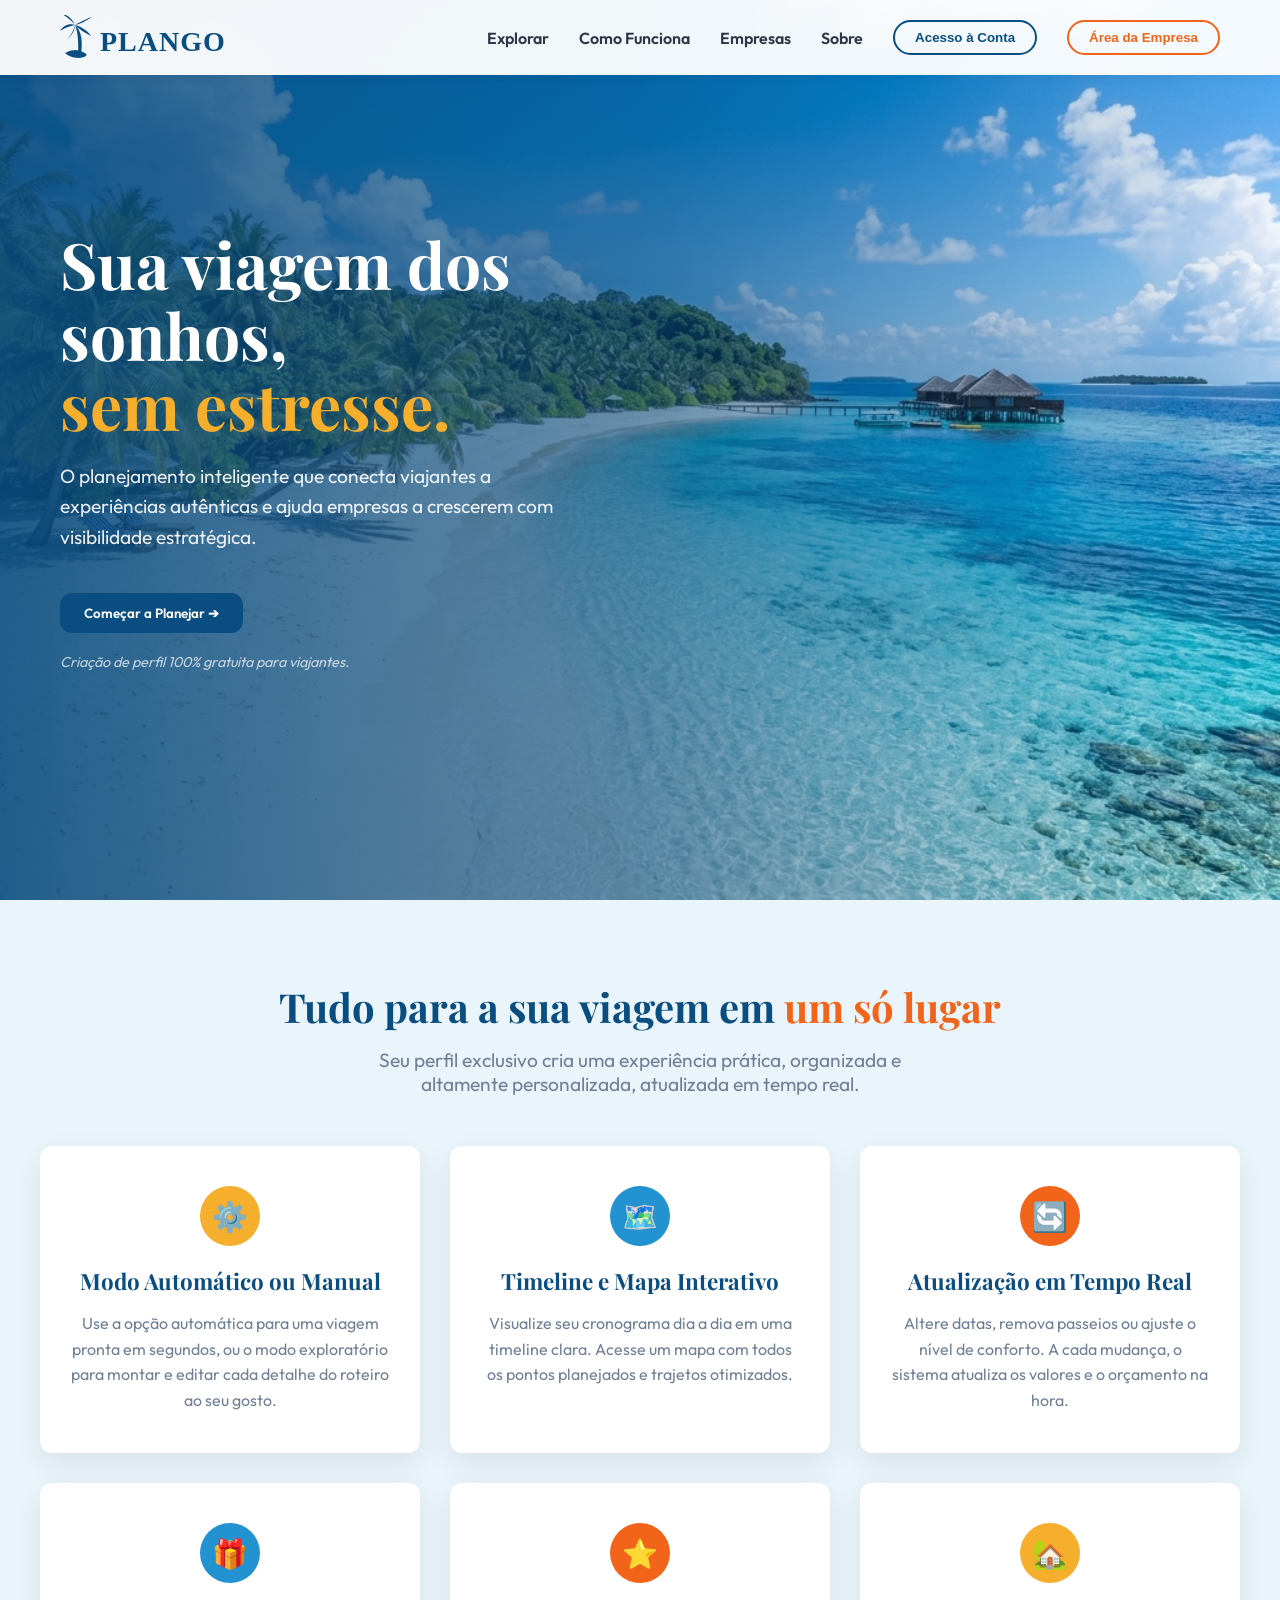
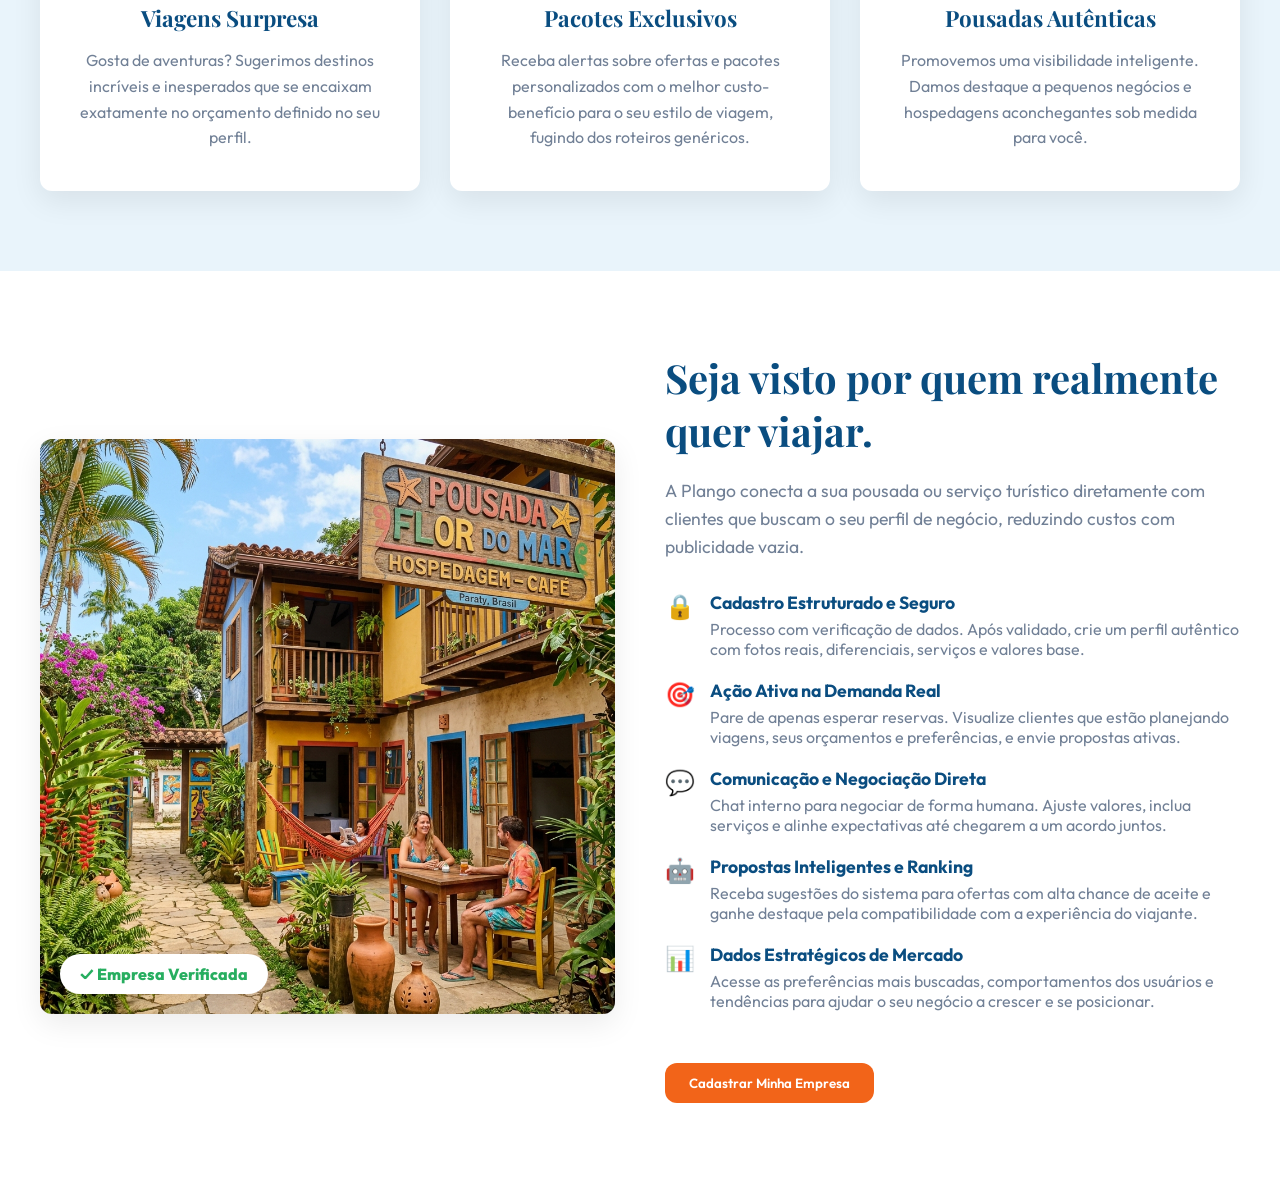
<file: index.html>
<!DOCTYPE html>
<html lang="pt-BR">

<head>
    <meta charset="UTF-8">
    <meta name="viewport" content="width=device-width, initial-scale=1.0">
    <meta name="description"
        content="Plango - Planeje sua viagem de forma inteligente e rápida, conectando-se a pousadas autênticas.">
    <title>Plango - Sua Viagem Inteligente</title>
    <link rel="stylesheet" href="styles.css">
    <link rel="preconnect" href="https://fonts.googleapis.com">
    <link rel="preconnect" href="https://fonts.gstatic.com" crossorigin>
    <link
        href="https://fonts.googleapis.com/css2?family=Outfit:wght@300;400;600;800&family=Playfair+Display:ital,wght@0,700;1,700&display=swap"
        rel="stylesheet">
</head>

<body>
    <!-- Navbar -->
    <header id="header">
        <div class="nav-container">
            <a href="#" class="logo">
                <svg width="180" height="45" viewBox="0 0 180 45" fill="none" xmlns="http://www.w3.org/2000/svg">
                    <g fill="var(--primary-blue)">
                        <!-- Ilha base -->
                        <path d="M 5,38 Q 15,32 25,38 Q 30,41 20,43 Q 10,43 5,38 Z" />
                        <!-- Tronco -->
                        <path d="M 21,39 C 23,25 21,15 15,10 C 17,14 19,25 18,39 Z" />
                        <!-- Folhas -->
                        <path d="M 15,10 C 9,8 3,11 0,16 C 4,13 10,11 15,10 Z" />
                        <path d="M 15,10 C 12,3 6,-1 2,-1 C 7,2 12,6 15,10 Z" />
                        <path d="M 15,10 C 22,6 28,3 32,2 C 26,6 20,9 15,10 Z" />
                        <path d="M 15,10 C 22,12 28,16 31,21 C 25,18 19,14 15,10 Z" />
                        <path d="M 15,10 C 15,16 11,21 7,25 C 11,20 14,15 15,10 Z" />
                    </g>

                    <text x="40" y="36" font-family="'Bodoni Moda', serif" font-size="28" font-weight="700"
                        fill="var(--primary-blue)" letter-spacing="1">PLANGO</text>
                </svg>
            </a>
            <nav class="desktop-menu">
                <a href="#explore">Explorar</a>
                <a href="#como-funciona">Como Funciona</a>
                <a href="#empresas">Empresas</a>
                <a href="#sobre">Sobre</a>
                <button class="btn-login" onclick="openModal('loginModal')">Acesso à Conta</button>
                <button class="btn-login btn-business-nav" onclick="openModal('businessModal')">Área da Empresa</button>
            </nav>
            <div class="hamburger" id="hamburger" onclick="toggleMobileMenu()">
                <span></span>
                <span></span>
                <span></span>
            </div>
        </div>
    </header>

    <!-- Mobile Menu Overlay -->
    <div class="mobile-menu" id="mobile-menu">
        <a href="#explore" onclick="toggleMobileMenu()">Explorar</a>
        <a href="#como-funciona" onclick="toggleMobileMenu()">Como Funciona</a>
        <a href="#empresas" onclick="toggleMobileMenu()">Empresas</a>
        <a href="#sobre" onclick="toggleMobileMenu()">Sobre</a>
        <button class="btn-login" onclick="toggleMobileMenu(); openModal('loginModal')">Acesso à Conta</button>
        <button class="btn-login btn-business-nav" onclick="toggleMobileMenu(); openModal('businessModal')">Área da Empresa</button>
    </div>

    <!-- Hero Section -->
    <section class="hero" id="explore">
        <div class="hero-bg-overlay"></div>
        <div class="hero-content">
            <div class="hero-text-side">
                <h1 class="hero-title">Sua viagem dos sonhos,<br><span class="text-highlight">sem estresse.</span></h1>
                <p class="hero-subtitle">O planejamento inteligente que conecta viajantes a experiências autênticas e ajuda empresas a crescerem com visibilidade estratégica.</p>

                <!-- Chamada para Ação Focada -->
                <div class="hero-actions">
                    <button class="btn-primary" onclick="openModal('loginModal')">Começar a Planejar ➔</button>
                </div>
                <p class="hero-trust-note">Criação de perfil 100% gratuita para viajantes.</p>
            </div>
        </div>
    </section>

    <!-- Users Features Section -->
    <section id="como-funciona" class="features-section">
        <div class="section-header">
            <h2>Tudo para a sua viagem em <span class="text-orange">um só lugar</span></h2>
            <p>Seu perfil exclusivo cria uma experiência prática, organizada e altamente personalizada, atualizada em
                tempo real.</p>
        </div>

        <div class="cards-grid">
            <div class="feature-card">
                <div class="card-icon bg-yellow">⚙️</div>
                <h3>Modo Automático ou Manual</h3>
                <p>Use a opção automática para uma viagem pronta em segundos, ou o modo exploratório para montar e
                    editar cada detalhe do roteiro ao seu gosto.</p>
            </div>
            <div class="feature-card">
                <div class="card-icon bg-blue">🗺️</div>
                <h3>Timeline e Mapa Interativo</h3>
                <p>Visualize seu cronograma dia a dia em uma timeline clara. Acesse um mapa com todos os pontos
                    planejados e trajetos otimizados.</p>
            </div>
            <div class="feature-card">
                <div class="card-icon bg-orange">🔄</div>
                <h3>Atualização em Tempo Real</h3>
                <p>Altere datas, remova passeios ou ajuste o nível de conforto. A cada mudança, o sistema atualiza os
                    valores e o orçamento na hora.</p>
            </div>
            <div class="feature-card">
                <div class="card-icon bg-blue">🎁</div>
                <h3>Viagens Surpresa</h3>
                <p>Gosta de aventuras? Sugerimos destinos incríveis e inesperados que se encaixam exatamente no
                    orçamento definido no seu perfil.</p>
            </div>
            <div class="feature-card">
                <div class="card-icon bg-orange">⭐</div>
                <h3>Pacotes Exclusivos</h3>
                <p>Receba alertas sobre ofertas e pacotes personalizados com o melhor custo-benefício para o seu estilo
                    de viagem, fugindo dos roteiros genéricos.</p>
            </div>
            <div class="feature-card">
                <div class="card-icon bg-yellow">🏡</div>
                <h3>Pousadas Autênticas</h3>
                <p>Promovemos uma visibilidade inteligente. Damos destaque a pequenos negócios e hospedagens
                    aconchegantes sob medida para você.</p>
            </div>
        </div>
    </section>

    <!-- Business Section -->
    <section id="empresas" class="business-section">
        <div class="business-container">
            <div class="business-image">
                <img src="pousada_img.png" alt="Pousada charmosa">
                <div class="verified-badge">✓ Empresa Verificada</div>
            </div>
            <div class="business-info">
                <h2>Seja visto por quem realmente quer viajar.</h2>
                <p>A Plango conecta a sua pousada ou serviço turístico diretamente com clientes que buscam o seu perfil
                    de negócio, reduzindo custos com publicidade vazia.</p>

                <ul class="business-list">
                    <li>
                        <span class="bullet">🔒</span>
                        <div>
                            <strong>Cadastro Estruturado e Seguro</strong>
                            <span>Processo com verificação de dados. Após validado, crie um perfil autêntico com fotos
                                reais, diferenciais, serviços e valores base.</span>
                        </div>
                    </li>
                    <li>
                        <span class="bullet">🎯</span>
                        <div>
                            <strong>Ação Ativa na Demanda Real</strong>
                            <span>Pare de apenas esperar reservas. Visualize clientes que estão planejando viagens, seus
                                orçamentos e preferências, e envie propostas ativas.</span>
                        </div>
                    </li>
                    <li>
                        <span class="bullet">💬</span>
                        <div>
                            <strong>Comunicação e Negociação Direta</strong>
                            <span>Chat interno para negociar de forma humana. Ajuste valores, inclua serviços e alinhe
                                expectativas até chegarem a um acordo juntos.</span>
                        </div>
                    </li>
                    <li>
                        <span class="bullet">🤖</span>
                        <div>
                            <strong>Propostas Inteligentes e Ranking</strong>
                            <span>Receba sugestões do sistema para ofertas com alta chance de aceite e ganhe destaque
                                pela compatibilidade com a experiência do viajante.</span>
                        </div>
                    </li>
                    <li>
                        <span class="bullet">📊</span>
                        <div>
                            <strong>Dados Estratégicos de Mercado</strong>
                            <span>Acesse as preferências mais buscadas, comportamentos dos usuários e tendências para
                                ajudar o seu negócio a crescer e se posicionar.</span>
                        </div>
                    </li>
                </ul>

                <button class="btn-primary btn-orange mt-4" onclick="openModal('businessModal')">Cadastrar Minha
                    Empresa</button>
            </div>
        </div>
    </section>

    <!-- Modals -->
    <!-- User Modal (Comum) -->
    <div id="loginModal" class="modal-overlay">
        <div class="modal-box">
            <button class="modal-close" onclick="closeModal('loginModal')">&times;</button>
            <div class="modal-header">
                <div class="modal-tab active" onclick="switchTab('user', 'login')">Entrar</div>
                <div class="modal-tab" onclick="switchTab('user', 'register')">Cadastrar</div>
            </div>
            <div class="modal-body">
                <!-- User Login -->
                <form id="user-login-form" class="modal-form active">
                    <h3 class="form-title">Bem-vindo de volta!</h3>
                    <button type="button" class="btn-social btn-google">G Continuar com Google</button>
                    <button type="button" class="btn-social btn-facebook">f Continuar com Facebook</button>
                    <div class="divider">ou entre com e-mail</div>
                    <input type="email" class="form-input" placeholder="Seu e-mail" required>
                    <input type="password" class="form-input" placeholder="Sua senha" required>
                    <button type="button" class="btn-primary w-100 mt-2"
                        onclick="window.location.href='painel-usuario.html'">Acessar Minhas Viagens</button>
                </form>
                <!-- User Register -->
                <form id="user-register-form" class="modal-form">
                    <h3 class="form-title">Crie seu Perfil Rápido</h3>
                    <button type="button" class="btn-social btn-google">G Cadastrar com Google</button>
                    <button type="button" class="btn-social btn-facebook">f Cadastrar com Facebook</button>
                    <div class="divider">ou cadastre com e-mail</div>
                    <input type="text" class="form-input" placeholder="Nome Completo" required>
                    <input type="email" class="form-input" placeholder="E-mail" required>
                    <input type="password" class="form-input" placeholder="Crie uma senha forte" required>
                    <div class="security-note">🔒 Suas preferências estarão seguras.</div>
                    <button type="button" class="btn-primary w-100 mt-2"
                        onclick="window.location.href='painel-usuario.html'">Criar Conta</button>
                </form>
            </div>
        </div>
    </div>

    <!-- Business Modal (Empresa) -->
    <div id="businessModal" class="modal-overlay">
        <div class="modal-box business-theme">
            <button class="modal-close" onclick="closeModal('businessModal')">&times;</button>
            <div class="modal-header">
                <div class="modal-tab active" onclick="switchTab('biz', 'register')">Seja Parceiro</div>
                <div class="modal-tab" onclick="switchTab('biz', 'login')">Painel Empresa</div>
            </div>
            <div class="modal-body">
                <!-- Biz Register -->
                <form id="biz-register-form" class="modal-form active">
                    <h3 class="form-title">Divulgue sua Pousada/Serviço</h3>
                    <input type="text" class="form-input" placeholder="Razão Social / Nome Fantasia" required>
                    <input type="text" class="form-input" placeholder="CNPJ" required>
                    <input type="password" class="form-input" placeholder="Senha" required>
                    <div class="security-note">🛡️ Passará por verificação de segurança para proteção dos usuários.
                    </div>
                    <button type="button" class="btn-primary btn-orange w-100 mt-2"
                        onclick="window.location.href='onboarding-empresa.html'">Solicitar Cadastro e Configurar
                        Perfil</button>
                </form>
                <!-- Biz Login -->
                <form id="biz-login-form" class="modal-form">
                    <h3 class="form-title">Acesso Empresarial</h3>
                    <input type="email" class="form-input" placeholder="E-mail Corporativo" required>
                    <input type="password" class="form-input" placeholder="Senha" required>
                    <button type="button" class="btn-primary btn-orange w-100 mt-2"
                        onclick="window.location.href='painel-empresa.html'">Entrar no Painel</button>
                </form>
            </div>
        </div>
    </div>

    <script src="script.js"></script>
</body>

</html>
</file>
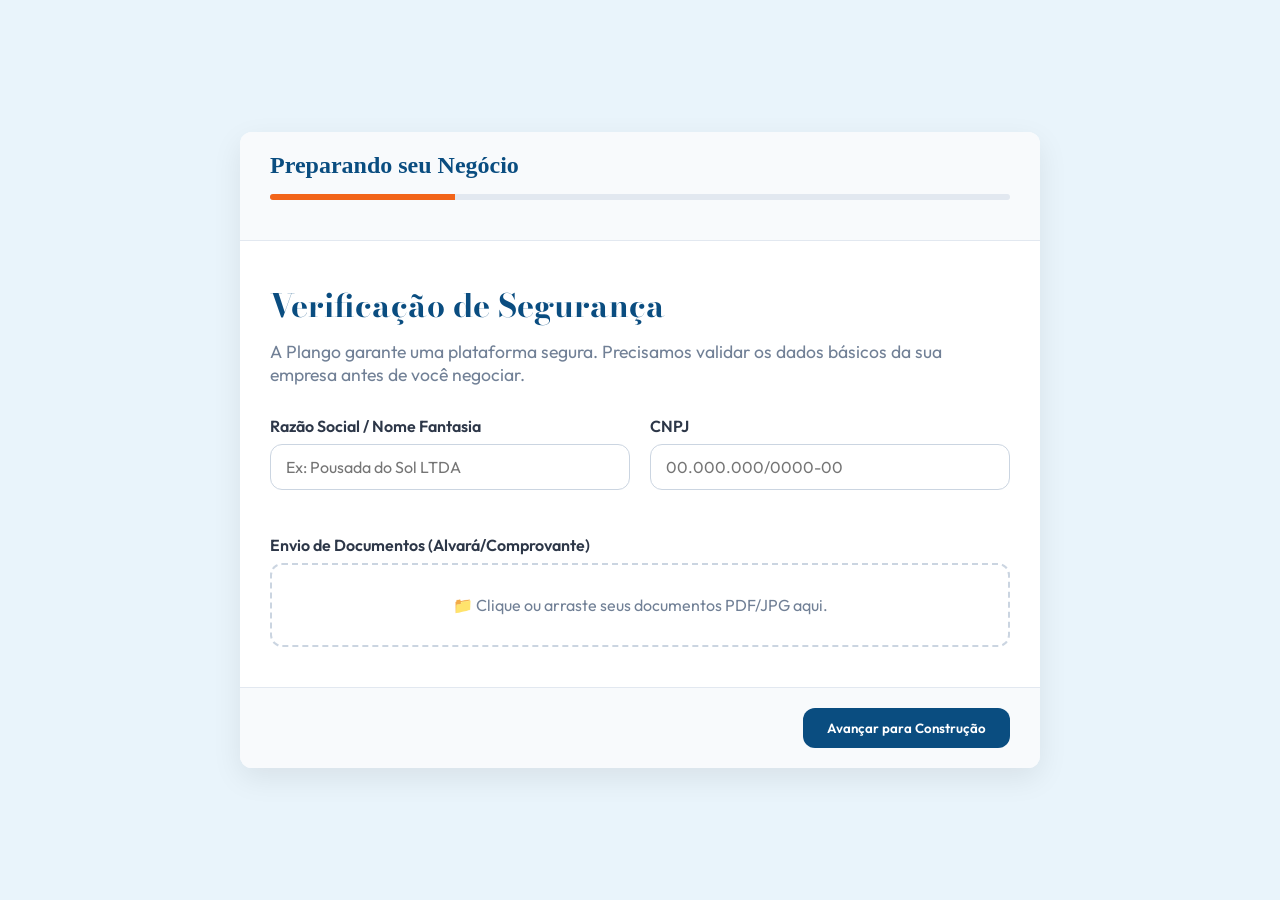
<file: onboarding-empresa.html>
<!DOCTYPE html>
<html lang="pt-BR">
<head>
    <meta charset="UTF-8">
    <meta name="viewport" content="width=device-width, initial-scale=1.0">
    <title>Configurando sua Empresa - Plango</title>
    <link rel="stylesheet" href="styles.css">
    <link href="https://fonts.googleapis.com/css2?family=Outfit:wght@300;400;600;800&family=Bodoni+Moda:ital,opsz,wght@0,6..96,400..900;1,6..96,400..900&display=swap" rel="stylesheet">
    <style>
        body { background-color: var(--bg-blue); min-height: 100vh; display: flex; align-items: center; justify-content: center; padding: 20px; }
        
        .onboarding-container {
            background: var(--white);
            max-width: 800px;
            width: 100%;
            border-radius: var(--radius);
            box-shadow: var(--shadow);
            overflow: hidden;
            position: relative;
        }

        .header-progress { background: #F8FAFC; padding: 20px 30px; border-bottom: 1px solid #E2E8F0; }
        .header-progress h2 { font-size: 1.5rem; margin-bottom: 15px; color: var(--primary-blue); }
        .progress-bar { width: 100%; height: 6px; background-color: #E2E8F0; border-radius: 3px; overflow: hidden; }
        .progress-fill { height: 100%; background-color: var(--orange); width: 25%; transition: width 0.4s ease; }

        .step-content { padding: 40px 30px; display: none; animation: fadeIn 0.4s; }
        .step-content.active { display: block; }
        
        .step-title { font-family: 'Bodoni Moda', serif; font-size: 2rem; color: var(--primary-blue); margin-bottom: 10px; }
        .step-desc { color: var(--text-light); margin-bottom: 30px; font-size: 1.1rem; }

        .form-grid { display: grid; grid-template-columns: 1fr 1fr; gap: 20px; margin-bottom: 30px; }
        .form-group { display: flex; flex-direction: column; }
        .form-group label { font-weight: 600; margin-bottom: 8px; color: var(--text-dark); }
        .form-input, .form-select, textarea {
            padding: 12px 15px; border: 1px solid #CBD5E1; border-radius: var(--radius);
            font-family: 'Outfit', sans-serif; font-size: 1rem; outline: none; width: 100%;
        }
        .form-input:focus, .form-select:focus, textarea:focus { border-color: var(--primary-blue); }

        .upload-box {
            border: 2px dashed #CBD5E1; border-radius: var(--radius); padding: 30px;
            text-align: center; color: var(--text-light); cursor: pointer; transition: 0.3s;
        }
        .upload-box:hover { border-color: var(--primary-blue); background: var(--bg-blue); }

        .chips-container { display: flex; flex-wrap: wrap; gap: 10px; margin-bottom: 20px; }
        .chip {
            padding: 10px 20px; border: 1px solid #CBD5E1; border-radius: 30px;
            cursor: pointer; font-weight: 600; color: var(--text-light); transition: 0.2s; user-select: none;
        }
        .chip.selected { background-color: var(--primary-blue); color: white; border-color: var(--primary-blue); }

        .actions { display: flex; justify-content: space-between; padding: 20px 30px; background: #F8FAFC; border-top: 1px solid #E2E8F0; }
    </style>
</head>
<body>

    <div class="onboarding-container">
        <div class="header-progress">
            <h2>Preparando seu Negócio</h2>
            <div class="progress-bar"><div class="progress-fill" id="progress-fill"></div></div>
        </div>

        <!-- Passo 1: Verificação de Dados -->
        <div class="step-content active" id="step-1">
            <h3 class="step-title">Verificação de Segurança</h3>
            <p class="step-desc">A Plango garante uma plataforma segura. Precisamos validar os dados básicos da sua empresa antes de você negociar.</p>
            
            <div class="form-grid">
                <div class="form-group">
                    <label>Razão Social / Nome Fantasia</label>
                    <input type="text" class="form-input" placeholder="Ex: Pousada do Sol LTDA">
                </div>
                <div class="form-group">
                    <label>CNPJ</label>
                    <input type="text" class="form-input" placeholder="00.000.000/0000-00">
                </div>
            </div>
            <div class="form-group">
                <label>Envio de Documentos (Alvará/Comprovante)</label>
                <div class="upload-box">
                    📁 Clique ou arraste seus documentos PDF/JPG aqui.
                </div>
            </div>
        </div>

        <!-- Passo 2: Construção do Perfil -->
        <div class="step-content" id="step-2">
            <h3 class="step-title">Identidade Visual e Preços</h3>
            <p class="step-desc">Seja atrativo. Suba fotos reais e descreva seus maiores diferenciais para se destacar no sistema.</p>
            
            <div class="form-group" style="margin-bottom: 20px;">
                <label>Fotos Reais do Local</label>
                <div class="upload-box">
                    📸 Adicione fotos das fachadas, quartos e áreas comuns.
                </div>
            </div>

            <div class="form-grid">
                <div class="form-group">
                    <label>Diferenciais (Ex: Piscina, Beira-mar)</label>
                    <textarea rows="3" placeholder="O que faz sua hospedagem ser única?"></textarea>
                </div>
                <div class="form-group">
                    <label>Tipos de Acomodação e Base de Preços</label>
                    <textarea rows="3" placeholder="Ex: Quarto Standard - R$200/diária, Suíte Master - R$450/diária"></textarea>
                </div>
            </div>
        </div>

        <!-- Passo 3: Preferências e Atuação -->
        <div class="step-content" id="step-3">
            <h3 class="step-title">Público-Alvo e Atuação</h3>
            <p class="step-desc">Que tipo de cliente sua hospedagem atende melhor? Isso guiará nossos filtros automáticos.</p>
            
            <div class="form-group">
                <label>Perfis que você busca (Múltiplos)</label>
                <div class="chips-container" onclick="toggleChip(event)">
                    <div class="chip selected">Econômicos</div>
                    <div class="chip selected">Casais</div>
                    <div class="chip">Famílias</div>
                    <div class="chip">Viajantes Solo</div>
                    <div class="chip">Aventuras / Trilhas</div>
                </div>
            </div>

            <div class="form-grid">
                <div class="form-group">
                    <label>Período de Maior Interesse (Baixa temporada, Alta)</label>
                    <select class="form-select">
                        <option>Foco no Ano Todo</option>
                        <option>Baixa Temporada (Preencher vagas)</option>
                        <option>Alta Temporada e Feriados</option>
                    </select>
                </div>
                <div class="form-group">
                    <label>Flexibilidade de Negociação no Chat</label>
                    <select class="form-select">
                        <option>Flexível (Posso dar bons descontos)</option>
                        <option>Moderada (Pequenos ajustes)</option>
                        <option>Rígida (Preços tabelados fixos)</option>
                    </select>
                </div>
            </div>
        </div>

        <!-- Passo 4: Formatação de Proposta Inteligente -->
        <div class="step-content" id="step-4">
            <h3 class="step-title">Preparação de Propostas</h3>
            <p class="step-desc">O sistema vai sugerir os formatos ideais para cada cliente. Deixe templates prontos para ganhar tempo!</p>
            
            <div style="background: #F8FAFC; padding: 20px; border-radius: var(--radius); border: 1px solid #E2E8F0; margin-bottom: 20px;">
                <h4 style="color: var(--primary-blue); margin-bottom: 10px;">Exemplo de Template Base:</h4>
                <textarea rows="4" style="width:100%; border:1px solid #CBD5E1; border-radius:8px; padding:10px; font-family:'Outfit';">"Olá, vi que está planejando uma viagem em casal! Tenho uma Suíte Master com vista, café da manhã incluso e posso conceder 10% de desconto pelo aplicativo. Que tal?"</textarea>
                <p style="font-size:0.85rem; color:var(--text-light); margin-top:10px;">Você poderá ajustar esse texto e valores no chat com o cliente real, aumentando suas chances de aceitação.</p>
            </div>
        </div>

        <div class="actions">
            <button class="btn-secondary" id="btn-prev" onclick="prevStep()" style="visibility: hidden;">Voltar</button>
            <button class="btn-primary" id="btn-next" onclick="nextStep()">Avançar para Construção</button>
        </div>
    </div>

    <script>
        let currentStep = 1;
        const totalSteps = 4;

        function updateUI() {
            document.getElementById('progress-fill').style.width = `${(currentStep / totalSteps) * 100}%`;

            document.querySelectorAll('.step-content').forEach(el => el.classList.remove('active'));
            document.getElementById(`step-${currentStep}`).classList.add('active');

            document.getElementById('btn-prev').style.visibility = currentStep === 1 ? 'hidden' : 'visible';
            
            const btnNext = document.getElementById('btn-next');
            if (currentStep === totalSteps) {
                btnNext.innerText = 'Finalizar e Abrir Painel de Demandas 🎯';
                btnNext.classList.add('btn-orange');
                btnNext.onclick = function() {
                    window.location.href = 'painel-empresa.html';
                };
            } else {
                btnNext.innerText = 'Avançar';
                btnNext.classList.remove('btn-orange');
                btnNext.onclick = nextStep;
            }
        }

        function nextStep() { if (currentStep < totalSteps) { currentStep++; updateUI(); } }
        function prevStep() { if (currentStep > 1) { currentStep--; updateUI(); } }

        function toggleChip(e) {
            if(e.target.classList.contains('chip')) {
                e.target.classList.toggle('selected');
            }
        }
    </script>
</body>
</html>
</file>
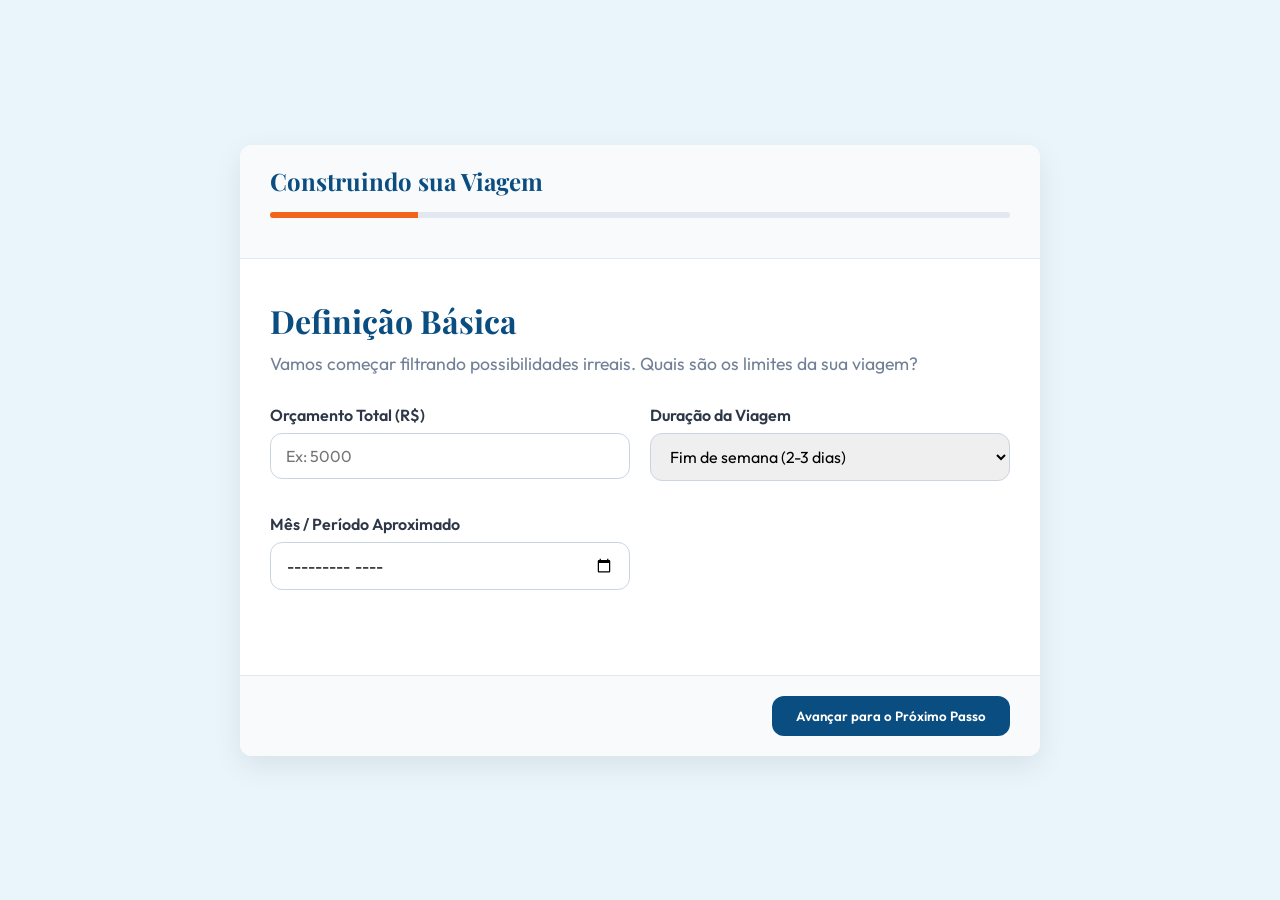
<file: onboarding-usuario.html>
<!DOCTYPE html>
<html lang="pt-BR">
<head>
    <meta charset="UTF-8">
    <meta name="viewport" content="width=device-width, initial-scale=1.0">
    <title>Montando seu Perfil - Plango</title>
    <link rel="stylesheet" href="styles.css">
    <link href="https://fonts.googleapis.com/css2?family=Outfit:wght@300;400;600;800&family=Playfair+Display:ital,wght@0,700;1,700&display=swap" rel="stylesheet">
    <style>
        body { background-color: var(--bg-blue); min-height: 100vh; display: flex; align-items: center; justify-content: center; padding: 20px; }
        
        .onboarding-container {
            background: var(--white);
            max-width: 800px;
            width: 100%;
            border-radius: var(--radius);
            box-shadow: var(--shadow);
            overflow: hidden;
            position: relative;
        }

        .header-progress {
            background: #F8FAFC;
            padding: 20px 30px;
            border-bottom: 1px solid #E2E8F0;
        }

        .header-progress h2 {
            font-size: 1.5rem;
            margin-bottom: 15px;
            color: var(--primary-blue);
        }

        .progress-bar {
            width: 100%;
            height: 6px;
            background-color: #E2E8F0;
            border-radius: 3px;
            overflow: hidden;
        }

        .progress-fill {
            height: 100%;
            background-color: var(--orange);
            width: 20%;
            transition: width 0.4s ease;
        }

        .step-content {
            padding: 40px 30px;
            display: none;
            animation: fadeIn 0.4s;
        }

        .step-content.active {
            display: block;
        }

        .step-title {
            font-family: 'Playfair Display', serif;
            font-size: 2rem;
            color: var(--primary-blue);
            margin-bottom: 10px;
        }

        .step-desc {
            color: var(--text-light);
            margin-bottom: 30px;
            font-size: 1.1rem;
        }

        .form-grid {
            display: grid;
            grid-template-columns: 1fr 1fr;
            gap: 20px;
            margin-bottom: 30px;
        }

        .form-group {
            display: flex;
            flex-direction: column;
        }

        .form-group label {
            font-weight: 600;
            margin-bottom: 8px;
            color: var(--text-dark);
        }

        .form-input, .form-select {
            padding: 12px 15px;
            border: 1px solid #CBD5E1;
            border-radius: var(--radius);
            font-family: 'Outfit', sans-serif;
            font-size: 1rem;
            outline: none;
        }

        .form-input:focus, .form-select:focus {
            border-color: var(--primary-blue);
        }

        .chips-container {
            display: flex;
            flex-wrap: wrap;
            gap: 10px;
        }

        .chip {
            padding: 10px 20px;
            border: 1px solid #CBD5E1;
            border-radius: 30px;
            cursor: pointer;
            font-weight: 600;
            color: var(--text-light);
            transition: 0.2s;
            user-select: none;
        }

        .chip.selected {
            background-color: var(--primary-blue);
            color: white;
            border-color: var(--primary-blue);
        }

        .actions {
            display: flex;
            justify-content: space-between;
            padding: 20px 30px;
            background: #F8FAFC;
            border-top: 1px solid #E2E8F0;
        }

        /* Preview Cards */
        .preview-grid {
            display: grid;
            grid-template-columns: repeat(auto-fit, minmax(200px, 1fr));
            gap: 20px;
        }

        .preview-card {
            border: 1px solid #CBD5E1;
            border-radius: var(--radius);
            padding: 20px;
            text-align: center;
            cursor: pointer;
            transition: 0.3s;
        }
        
        .preview-card:hover {
            border-color: var(--primary-blue);
            transform: translateY(-3px);
            box-shadow: 0 5px 15px rgba(0,0,0,0.05);
        }

        .preview-card h4 { color: var(--primary-blue); margin-bottom: 5px; }
        .preview-card p { font-size: 0.9rem; color: var(--text-light); }

    </style>
</head>
<body>

    <div class="onboarding-container">
        <div class="header-progress">
            <h2>Construindo sua Viagem</h2>
            <div class="progress-bar">
                <div class="progress-fill" id="progress-fill"></div>
            </div>
        </div>

        <!-- Passo 1: Definição Básica -->
        <div class="step-content active" id="step-1">
            <h3 class="step-title">Definição Básica</h3>
            <p class="step-desc">Vamos começar filtrando possibilidades irreais. Quais são os limites da sua viagem?</p>
            
            <div class="form-grid">
                <div class="form-group">
                    <label>Orçamento Total (R$)</label>
                    <input type="number" class="form-input" placeholder="Ex: 5000">
                </div>
                <div class="form-group">
                    <label>Duração da Viagem</label>
                    <select class="form-select">
                        <option>Fim de semana (2-3 dias)</option>
                        <option>Curta (4-6 dias)</option>
                        <option>1 Semana</option>
                        <option>Mais de 10 dias</option>
                    </select>
                </div>
                <div class="form-group">
                    <label>Mês / Período Aproximado</label>
                    <input type="month" class="form-input">
                </div>
            </div>
        </div>

        <!-- Passo 2: Perfil Comportamental -->
        <div class="step-content" id="step-2">
            <h3 class="step-title">Seu Perfil Comportamental</h3>
            <p class="step-desc">Como você gosta de viajar? Escolha as opções que mais combinam com a sua vibe.</p>
            
            <div class="form-group" style="margin-bottom:20px;">
                <label>Estilo de Viagem</label>
                <div class="chips-container" onclick="toggleChip(event)">
                    <div class="chip">Econômico</div>
                    <div class="chip selected">Conforto</div>
                    <div class="chip">Luxo</div>
                </div>
            </div>

            <div class="form-group" style="margin-bottom:20px;">
                <label>Ambiente Preferido</label>
                <div class="chips-container" onclick="toggleChip(event)">
                    <div class="chip selected">🏖️ Praia</div>
                    <div class="chip">🏔️ Montanha</div>
                    <div class="chip">🏙️ Cidade Grande</div>
                    <div class="chip">🏡 Interior</div>
                </div>
            </div>

            <div class="form-group" style="margin-bottom:20px;">
                <label>Interesses e Experiências (Múltiplos)</label>
                <div class="chips-container" onclick="toggleChip(event)">
                    <div class="chip">Gastronomia</div>
                    <div class="chip selected">Descanso Absoluto</div>
                    <div class="chip">Cultura e Museus</div>
                    <div class="chip">Vida Noturna</div>
                    <div class="chip">Aventura Romântica</div>
                    <div class="chip">Sem lugares muito cheios (Restrição)</div>
                </div>
            </div>
        </div>

        <!-- Passo 3: Personalização Prática -->
        <div class="step-content" id="step-3">
            <h3 class="step-title">Refinamento Prático</h3>
            <p class="step-desc">Ajuste os detalhes logísticos para não ter dor de cabeça depois.</p>
            
            <div class="form-grid">
                <div class="form-group">
                    <label>Tipo de Hospedagem Principal</label>
                    <select class="form-select">
                        <option>Pousada / Cama e Café</option>
                        <option>Hotel Tradicional</option>
                        <option>Resort All-Inclusive</option>
                        <option>Hostel / Compartilhado</option>
                    </select>
                </div>
                <div class="form-group">
                    <label>Alimentação</label>
                    <select class="form-select">
                        <option>Com Café da Manhã</option>
                        <option>Pensão Completa</option>
                        <option>Apenas Hospedagem</option>
                    </select>
                </div>
                <div class="form-group">
                    <label>Transporte no Destino</label>
                    <select class="form-select">
                        <option>Carro Alugado</option>
                        <option>Uber / Táxi</option>
                        <option>Transporte Público (Mais barato)</option>
                    </select>
                </div>
                <div class="form-group">
                    <label>Passeios</label>
                    <select class="form-select">
                        <option>Quero passeios guiados</option>
                        <option>Faço meu próprio roteiro</option>
                    </select>
                </div>
            </div>
        </div>

        <!-- Passo 4: Prévia Inteligente -->
        <div class="step-content" id="step-4">
            <h3 class="step-title">Prévia Inteligente</h3>
            <p class="step-desc">Baseado no seu perfil, encontramos estes cenários compatíveis. Qual chama mais atenção?</p>
            
            <div class="preview-grid">
                <div class="preview-card" style="border-color: var(--primary-blue);">
                    <div style="font-size: 2rem; margin-bottom: 10px;">🌴</div>
                    <h4>Rota do Sol (Nordeste)</h4>
                    <p>Pousadas charmosas, praia tranquila e gastronomia local.</p>
                    <p style="margin-top:10px; font-weight:bold; color:var(--orange);">Dentro do orçamento</p>
                </div>
                <div class="preview-card">
                    <div style="font-size: 2rem; margin-bottom: 10px;">🍷</div>
                    <h4>Serra Romântica (Sul)</h4>
                    <p>Conforto térmico, vinhos e passeios exclusivos.</p>
                    <p style="margin-top:10px; font-weight:bold; color:var(--text-light);">No limite do orçamento</p>
                </div>
            </div>
        </div>

        <!-- Passo 5: Exploração Opcional -->
        <div class="step-content" id="step-5">
            <h3 class="step-title">Exploração (Opcional)</h3>
            <p class="step-desc">Quer testar o impacto de algumas escolhas no seu orçamento antes de finalizar?</p>
            
            <div style="background: #F8FAFC; padding: 20px; border-radius: var(--radius); border: 1px solid #E2E8F0; margin-bottom: 20px;">
                <p style="margin-bottom: 15px;">Simulador de Custo Rápido:</p>
                <label style="display:flex; align-items:center; gap:10px; margin-bottom:10px;">
                    <input type="checkbox" checked> Adicionar Transfer Privativo do Aeroporto (+ R$ 150)
                </label>
                <label style="display:flex; align-items:center; gap:10px;">
                    <input type="checkbox"> Ficar 1 dia a mais (+ R$ 400 estimativa)
                </label>
                <p style="margin-top: 20px; font-weight: bold; color: var(--primary-blue);">Orçamento Projetado Atual: R$ 4.850</p>
            </div>
        </div>

        <!-- Ações do Wizard -->
        <div class="actions">
            <button class="btn-secondary" id="btn-prev" onclick="prevStep()" style="visibility: hidden;">Voltar</button>
            <button class="btn-primary" id="btn-next" onclick="nextStep()">Avançar para o Próximo Passo</button>
        </div>
    </div>

    <script>
        let currentStep = 1;
        const totalSteps = 5;

        function updateUI() {
            // Atualiza barra de progresso
            document.getElementById('progress-fill').style.width = `${(currentStep / totalSteps) * 100}%`;

            // Mostra/esconde passos
            document.querySelectorAll('.step-content').forEach(el => el.classList.remove('active'));
            document.getElementById(`step-${currentStep}`).classList.add('active');

            // Atualiza botões
            document.getElementById('btn-prev').style.visibility = currentStep === 1 ? 'hidden' : 'visible';
            
            const btnNext = document.getElementById('btn-next');
            if (currentStep === totalSteps) {
                btnNext.innerText = 'Consolidar e Gerar Roteiro Completo ✨';
                btnNext.classList.add('btn-orange');
                btnNext.onclick = function() {
                    window.location.href = 'painel-usuario.html';
                };
            } else {
                btnNext.innerText = 'Avançar para o Próximo Passo';
                btnNext.classList.remove('btn-orange');
                btnNext.onclick = nextStep;
            }
        }

        function nextStep() {
            if (currentStep < totalSteps) {
                currentStep++;
                updateUI();
            }
        }

        function prevStep() {
            if (currentStep > 1) {
                currentStep--;
                updateUI();
            }
        }

        // Lógica simples para seleção de chips (tags)
        function toggleChip(e) {
            if(e.target.classList.contains('chip')) {
                e.target.classList.toggle('selected');
            }
        }
    </script>
</body>
</html>
</file>
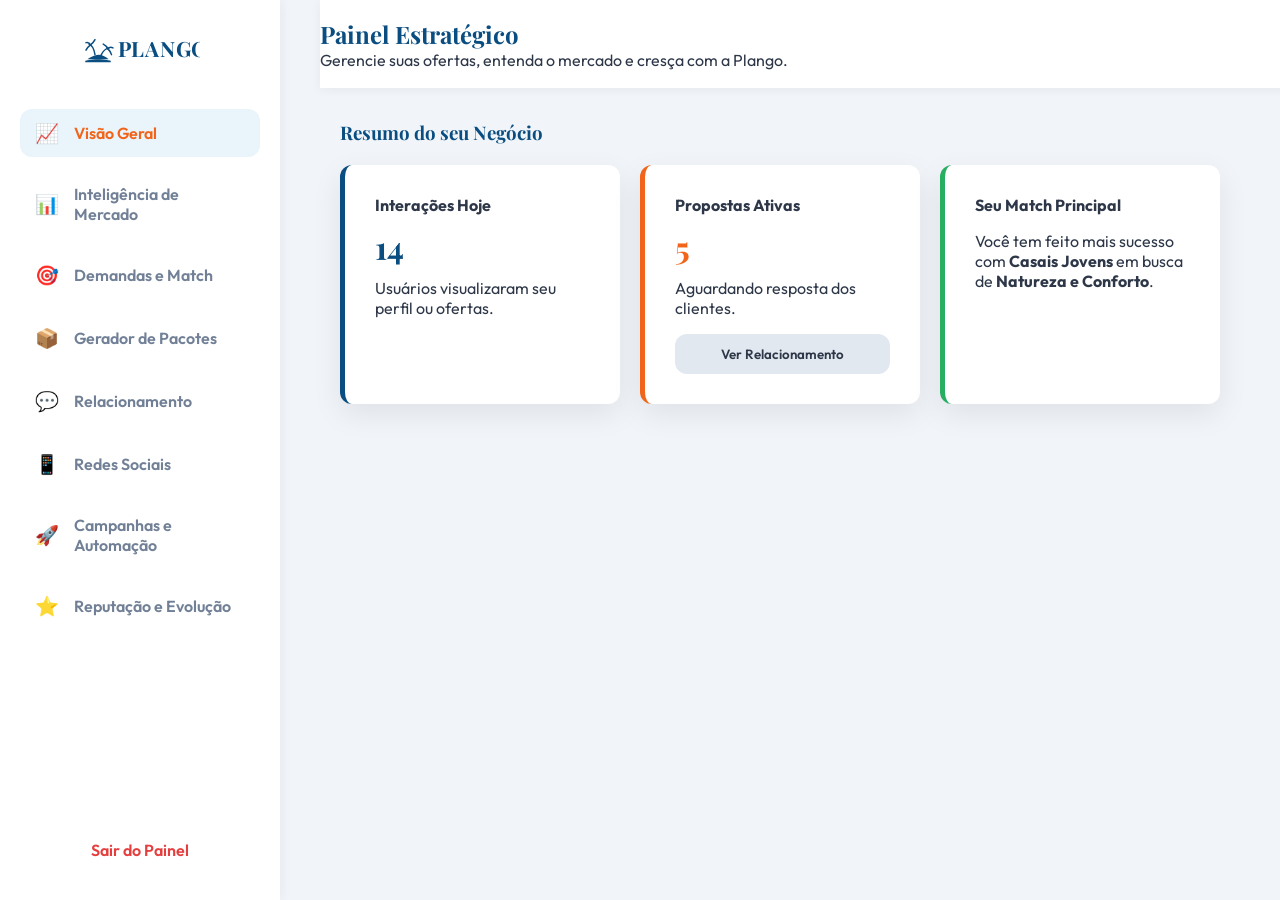
<file: painel-empresa.html>
<!DOCTYPE html>
<html lang="pt-BR">
<head>
    <meta charset="UTF-8">
    <meta name="viewport" content="width=device-width, initial-scale=1.0">
    <title>Painel da Empresa - Plango</title>
    <link rel="stylesheet" href="styles.css">
    <link href="https://fonts.googleapis.com/css2?family=Outfit:wght@300;400;600;800&family=Playfair+Display:ital,wght@0,700;1,700&display=swap" rel="stylesheet">
    <style>
        body { background-color: #F1F5F9; }
        .dashboard-container { display: flex; min-height: 100vh; }
        
        .sidebar {
            width: 280px;
            background: var(--white);
            box-shadow: 2px 0 10px rgba(0,0,0,0.05);
            padding: 30px 20px;
            display: flex;
            flex-direction: column;
            position: fixed;
            height: 100vh;
            overflow-y: auto;
        }
        
        .sidebar-logo { margin-bottom: 40px; text-align: center; }
        .sidebar-menu { list-style: none; flex: 1; }
        .sidebar-menu li { margin-bottom: 15px; }
        .sidebar-menu a {
            display: flex;
            align-items: center;
            padding: 12px 15px;
            color: var(--text-light);
            text-decoration: none;
            border-radius: var(--radius);
            font-weight: 600;
            transition: 0.3s;
        }

        .sidebar-menu a:hover, .sidebar-menu a.active {
            background-color: var(--bg-blue);
            color: var(--orange);
        }

        .sidebar-menu .icon { margin-right: 15px; font-size: 1.2rem; }

        .main-content {
            flex: 1;
            margin-left: 280px;
            padding: 40px;
        }

        .dashboard-header {
            display: flex;
            justify-content: space-between;
            align-items: center;
            margin-bottom: 40px;
        }

        .stat-card {
            background: var(--orange);
            color: white;
            padding: 15px 30px;
            border-radius: var(--radius);
            display: flex;
            flex-direction: column;
            box-shadow: 0 4px 15px rgba(242, 100, 25, 0.2);
        }

        .stat-card span { font-size: 0.9rem; opacity: 0.9; }
        .stat-card h2 { color: var(--white); margin: 0; font-family: 'Outfit'; font-size: 2rem; }

        .view-section { display: none; animation: fadeIn 0.4s; }
        .view-section.active { display: block; }

        /* Feed de Demandas */
        .demand-card {
            background: var(--white);
            border-radius: var(--radius);
            padding: 25px;
            margin-bottom: 20px;
            box-shadow: var(--shadow);
            border-left: 5px solid var(--primary-blue);
            display: flex;
            justify-content: space-between;
            align-items: center;
        }

        .demand-info h4 { color: var(--text-dark); font-size: 1.2rem; margin-bottom: 5px; }
        .demand-info p { color: var(--text-light); margin-bottom: 10px; }
        .demand-tags { display: flex; gap: 10px; }
        .tag { background: var(--bg-blue); color: var(--primary-blue); padding: 5px 10px; border-radius: 20px; font-size: 0.8rem; font-weight: 600; }

        /* Chat UI */
        .chat-container {
            background: var(--white);
            border-radius: var(--radius);
            box-shadow: var(--shadow);
            display: flex;
            flex-direction: column;
            height: 500px;
            overflow: hidden;
        }

        .chat-header {
            background: var(--primary-blue);
            color: white;
            padding: 20px;
            display: flex;
            justify-content: space-between;
            align-items: center;
        }

        .chat-messages {
            flex: 1;
            padding: 20px;
            overflow-y: auto;
            background: #F8FAFC;
            display: flex;
            flex-direction: column;
            gap: 15px;
        }

        .message {
            max-width: 70%;
            padding: 15px;
            border-radius: var(--radius);
        }

        .msg-client {
            background: #E2E8F0;
            align-self: flex-start;
            border-bottom-left-radius: 0;
        }

        .msg-business {
            background: var(--bg-blue);
            color: var(--primary-blue);
            align-self: flex-end;
            border-bottom-right-radius: 0;
        }

        .chat-input {
            display: flex;
            padding: 20px;
            border-top: 1px solid #E2E8F0;
            background: var(--white);
        }

        .chat-input input {
            flex: 1;
            padding: 12px 15px;
            border: 1px solid #CBD5E1;
            border-radius: var(--radius) 0 0 var(--radius);
            outline: none;
            font-family: 'Outfit';
        }

        .chat-input button {
            border-radius: 0 var(--radius) var(--radius) 0;
            margin: 0;
        }

        /* Dados Estratégicos */
        .data-grid {
            display: grid;
            grid-template-columns: 1fr 1fr;
            gap: 30px;
        }

        .data-card {
            background: var(--white);
            padding: 30px;
            border-radius: var(--radius);
            box-shadow: var(--shadow);
            margin-bottom: 20px;
        }

        .bar-chart { margin-top: 20px; }
        .bar-row { margin-bottom: 15px; }
        .bar-label { display: flex; justify-content: space-between; margin-bottom: 5px; font-size: 0.9rem; color: var(--text-light); }
        .bar-bg { width: 100%; background: #E2E8F0; height: 10px; border-radius: 5px; overflow: hidden; }
        .bar-fill { height: 100%; background: var(--orange); border-radius: 5px; }
        .bar-fill.blue { background: var(--primary-blue); }

        .btn-logout { margin-top: 30px; color: #E53E3E; text-decoration: none; font-weight: 600; text-align: center; display: block; padding: 10px; }
    </style>
</head>
<body>
    <div class="dashboard-container">
        <!-- Sidebar -->
        <aside class="sidebar">
            <div class="sidebar-logo">
                <svg width="120" height="35" viewBox="0 0 160 45" fill="none" xmlns="http://www.w3.org/2000/svg">
                    <path d="M10 38C10 38 18 32 25 32C32 32 38 38 38 38H10Z" fill="var(--primary-blue)"/>
                    <path d="M7 40C7 40 16 38 24 38C32 38 41 40 41 40V42H7V40Z" fill="var(--primary-blue)"/>
                    <path d="M20 32C20 32 18 20 12 18" stroke="var(--primary-blue)" stroke-width="2" stroke-linecap="round"/>
                    <path d="M14 19C14 19 18 16 20 12" stroke="var(--primary-blue)" stroke-width="2" stroke-linecap="round"/>
                    <path d="M14 19C14 19 12 15 8 16" stroke="var(--primary-blue)" stroke-width="2" stroke-linecap="round"/>
                    <path d="M14 19C14 19 10 22 8 26" stroke="var(--primary-blue)" stroke-width="2" stroke-linecap="round"/>
                    <path d="M28 33C28 33 32 24 39 23" stroke="var(--primary-blue)" stroke-width="2" stroke-linecap="round"/>
                    <path d="M37 24C37 24 35 20 31 18" stroke="var(--primary-blue)" stroke-width="2" stroke-linecap="round"/>
                    <path d="M37 24C37 24 40 21 44 23" stroke="var(--primary-blue)" stroke-width="2" stroke-linecap="round"/>
                    <path d="M37 24C37 24 41 28 42 32" stroke="var(--primary-blue)" stroke-width="2" stroke-linecap="round"/>
                    <text x="50" y="35" font-family="'Playfair Display', serif" font-size="28" font-weight="700" fill="var(--primary-blue)" letter-spacing="1">PLANGO</text>
                </svg>
            </div>
            <ul class="sidebar-menu">
                <li><a href="#" class="active" onclick="switchView('visao-geral', this)"><span class="icon">📈</span> Visão Geral</a></li>
                <li><a href="#" onclick="switchView('inteligencia', this)"><span class="icon">📊</span> Inteligência de Mercado</a></li>
                <li><a href="#" onclick="switchView('demandas', this)"><span class="icon">🎯</span> Demandas e Match</a></li>
                <li><a href="#" onclick="switchView('pacotes', this)"><span class="icon">📦</span> Gerador de Pacotes</a></li>
                <li><a href="#" onclick="switchView('chat', this)"><span class="icon">💬</span> Relacionamento</a></li>
                <li><a href="#" onclick="switchView('redes-sociais', this)"><span class="icon">📱</span> Redes Sociais</a></li>
                <li><a href="#" onclick="switchView('campanhas', this)"><span class="icon">🚀</span> Campanhas e Automação</a></li>
                <li><a href="#" onclick="switchView('reputacao', this)"><span class="icon">⭐</span> Reputação e Evolução</a></li>
            </ul>
            <a href="index.html" class="btn-logout">Sair do Painel</a>
        </aside>

        <!-- Conteúdo Principal -->
        <main class="main-content">
            <header class="dashboard-header">
                <div>
                    <h2>Painel Estratégico</h2>
                    <p class="text-light">Gerencie suas ofertas, entenda o mercado e cresça com a Plango.</p>
                </div>
                <div class="stat-card">
                    <span>Taxa de Conversão Plango</span>
                    <h2>32% 🚀</h2>
                </div>
            </header>

            <!-- 1. Visão Geral -->
            <section id="visao-geral" class="view-section active">
                <h3 style="margin-bottom: 20px;">Resumo do seu Negócio</h3>
                <div class="grid-3" style="margin-bottom: 40px;">
                    <div class="data-card" style="border-left: 5px solid var(--primary-blue);">
                        <h4>Interações Hoje</h4>
                        <h2 style="color: var(--primary-blue); font-size:2rem; margin:10px 0;">14</h2>
                        <p class="text-light">Usuários visualizaram seu perfil ou ofertas.</p>
                    </div>
                    <div class="data-card" style="border-left: 5px solid var(--orange);">
                        <h4>Propostas Ativas</h4>
                        <h2 style="color: var(--orange); font-size:2rem; margin:10px 0;">5</h2>
                        <p class="text-light">Aguardando resposta dos clientes.</p>
                        <button class="btn-secondary mt-2 w-100" onclick="document.querySelectorAll('.sidebar-menu a')[4].click()">Ver Relacionamento</button>
                    </div>
                    <div class="data-card" style="border-left: 5px solid #27AE60;">
                        <h4>Seu Match Principal</h4>
                        <p class="text-light mt-2">Você tem feito mais sucesso com <strong>Casais Jovens</strong> em busca de <strong>Natureza e Conforto</strong>.</p>
                    </div>
                </div>
            </section>

            <!-- 2. Inteligência de Mercado -->
            <section id="inteligencia" class="view-section">
                <h3>Inteligência de Mercado 📊</h3>
                <p style="margin-bottom: 20px; color:var(--text-light);">Acompanhe as tendências e o que os viajantes mais procuram na sua região.</p>
                
                <div class="data-grid">
                    <div class="data-card">
                        <h4 style="color: var(--primary-blue);">Filtros Mais Buscados na Região</h4>
                        <div class="bar-chart">
                            <div class="bar-row">
                                <div class="bar-label"><span>Pousadas com Café Incluso</span> <span style="color:#27AE60;">Em alta (+15%)</span></div>
                                <div class="bar-bg"><div class="bar-fill blue" style="width: 85%;"></div></div>
                            </div>
                            <div class="bar-row">
                                <div class="bar-label"><span>Roteiros Gastronômicos</span> <span>Estável</span></div>
                                <div class="bar-bg"><div class="bar-fill" style="width: 60%;"></div></div>
                            </div>
                            <div class="bar-row">
                                <div class="bar-label"><span>Ecoturismo Radical</span> <span style="color:#E53E3E;">Em queda (-5%)</span></div>
                                <div class="bar-bg"><div class="bar-fill blue" style="width: 35%;"></div></div>
                            </div>
                        </div>
                    </div>

                    <div class="data-card">
                        <h4 style="color: var(--primary-blue);">Orçamento Médio dos Usuários</h4>
                        <div class="bar-chart">
                            <div class="bar-row">
                                <div class="bar-label"><span>Até R$ 2.000</span> <span>45%</span></div>
                                <div class="bar-bg"><div class="bar-fill orange" style="width: 45%;"></div></div>
                            </div>
                            <div class="bar-row">
                                <div class="bar-label"><span>R$ 2.000 a R$ 5.000</span> <span>40%</span></div>
                                <div class="bar-bg"><div class="bar-fill blue" style="width: 40%;"></div></div>
                            </div>
                            <div class="bar-row">
                                <div class="bar-label"><span>Acima de R$ 5.000</span> <span>15%</span></div>
                                <div class="bar-bg"><div class="bar-fill blue" style="width: 15%;"></div></div>
                            </div>
                        </div>
                    </div>
                </div>
            </section>

            <!-- 3. Demandas e Match -->
            <section id="demandas" class="view-section">
                <div style="margin-bottom: 20px; display:flex; justify-content:space-between; align-items:center;">
                    <div>
                        <h3>Destaque por Compatibilidade (Match) 🎯</h3>
                        <p class="text-light">Clientes buscando experiências que se alinham perfeitamente com sua oferta.</p>
                    </div>
                    <span class="tag" style="background:#27AE60; color:white;">Filtros Automáticos Ativos</span>
                </div>

                <div class="demand-card" style="border-left-color: #27AE60;">
                    <div class="demand-info">
                        <h4>Ana C. (Casal)</h4>
                        <p>Duração: 4 Dias | Orçamento: <strong>R$ 3.000</strong></p>
                        <div class="demand-tags">
                            <span class="tag">Praia</span>
                            <span class="tag">Conforto Intermediário</span>
                        </div>
                    </div>
                    <div style="text-align: right;">
                        <div style="color: #27AE60; font-weight:bold; font-size:1.5rem; margin-bottom:10px;">98% Match</div>
                        <button class="btn-primary" onclick="startChat('Ana C.')">Fazer Proposta</button>
                    </div>
                </div>

                <div class="demand-card">
                    <div class="demand-info">
                        <h4>Marcelo T. (Família)</h4>
                        <p>Duração: 7 Dias | Orçamento: <strong>R$ 6.500</strong></p>
                        <div class="demand-tags">
                            <span class="tag">Natureza</span>
                            <span class="tag">Espaço Kids</span>
                        </div>
                    </div>
                    <div style="text-align: right;">
                        <div style="color: var(--orange); font-weight:bold; font-size:1.5rem; margin-bottom:10px;">85% Match</div>
                        <button class="btn-primary" onclick="startChat('Marcelo T.')">Fazer Proposta</button>
                    </div>
                </div>
            </section>

            <!-- 4. Gerador de Pacotes e Experiências -->
            <section id="pacotes" class="view-section">
                <h3>Gerador de Pacotes e Experiências Exclusivas 📦</h3>
                <p class="text-light" style="margin-bottom: 20px;">Crie ofertas atrativas com facilidade usando nossos templates que convertem mais.</p>
                
                <div class="package-builder">
                    <h4 style="color: var(--primary-blue); font-size: 1.5rem;">Crie uma Nova Oferta</h4>
                    <p class="text-light mt-2 mb-4">Escolha um modelo inteligente ou crie do zero.</p>
                    <div style="display:flex; justify-content:center; gap:20px;">
                        <button class="btn-secondary" onclick="simulatePackageCreation()">🪄 Usar Template "Fim de Semana Romântico"</button>
                        <button class="btn-primary" onclick="openPackageModal()">+ Criar do Zero</button>
                    </div>
                </div>

                <h4>Seus Pacotes Ativos</h4>
                <div class="grid-2 mt-2" id="packages-grid">
                    <div class="day-card" style="border-left-color: var(--primary-blue);">
                        <h4>Especial Gastronomia</h4>
                        <p class="text-light mt-2">Hospedagem 2 noites + Jantar Completo</p>
                        <div style="display:flex; justify-content:space-between; margin-top:15px; align-items:center;">
                            <span style="font-weight:bold;">R$ 1.200</span>
                            <span class="tag">12 vendas</span>
                        </div>
                    </div>
                </div>
            </section>

            <!-- 5. Chat e Relacionamento -->
            <section id="chat" class="view-section">
                <h3>Relacionamento e Negociações 💬</h3>
                <p class="text-light" style="margin-bottom: 20px;">Converse diretamente com o cliente e ajuste os pacotes para fechar negócio.</p>
                
                <div style="display:flex; gap:20px; height:500px;">
                    <!-- Histórico de Clientes -->
                    <div style="width: 280px; background:var(--white); border-radius:var(--radius); box-shadow:var(--shadow); display:flex; flex-direction:column; overflow:hidden;">
                        <div style="padding:15px; background:#F8FAFC; border-bottom:1px solid #E2E8F0; font-weight:600; color:var(--primary-blue);">
                            Histórico de Negociações
                        </div>
                        <div style="flex:1; overflow-y:auto; padding:10px; display:flex; flex-direction:column; gap:5px;">
                            <div style="padding:10px; border-radius:8px; background:var(--bg-blue); border-left:3px solid var(--primary-blue); cursor:pointer;" onclick="startChat('Ana C.')">
                                <div style="font-weight:600; color:var(--text-dark); font-size:0.95rem;">Ana C.</div>
                                <div style="font-size:0.8rem; color:var(--text-light);">Há 2 horas</div>
                            </div>
                            <div style="padding:10px; border-radius:8px; border:1px solid transparent; cursor:pointer;" onmouseover="this.style.background='#F1F5F9'" onmouseout="this.style.background='transparent'" onclick="startChat('Marcelo T.')">
                                <div style="font-weight:600; color:var(--text-dark); font-size:0.95rem;">Marcelo T.</div>
                                <div style="font-size:0.8rem; color:var(--text-light);">Ontem</div>
                            </div>
                            <div style="padding:10px; border-radius:8px; border:1px solid transparent; cursor:pointer;" onmouseover="this.style.background='#F1F5F9'" onmouseout="this.style.background='transparent'" onclick="startChat('Luciana Mendes')">
                                <div style="font-weight:600; color:var(--text-dark); font-size:0.95rem;">Luciana Mendes</div>
                                <div style="font-size:0.8rem; color:var(--text-light);">Há 3 dias (Fechado)</div>
                            </div>
                            <div style="padding:10px; border-radius:8px; border:1px solid transparent; cursor:pointer;" onmouseover="this.style.background='#F1F5F9'" onmouseout="this.style.background='transparent'" onclick="startChat('Carlos Souza')">
                                <div style="font-weight:600; color:var(--text-dark); font-size:0.95rem;">Carlos Souza</div>
                                <div style="font-size:0.8rem; color:var(--text-light);">Na semana passada</div>
                            </div>
                        </div>
                    </div>

                    <!-- Janela Principal de Chat -->
                    <div class="chat-container" style="flex:1; height:100%;">
                        <div class="chat-header">
                            <div>
                                <h3 style="color: white; margin-bottom:5px;" id="chat-title">Relacionamento: Ana C.</h3>
                                <span style="font-size:0.8rem; opacity:0.8;">Online agora</span>
                            </div>
                            <button class="btn-secondary" style="padding: 5px 15px;">Finalizar Acordo</button>
                        </div>
                        
                        <div class="chat-messages" id="chat-history">
                            <div class="message msg-client">
                                <strong>Intenção do Sistema (Match):</strong> Olá! A Ana C. está planejando uma viagem e o perfil tem alta aderência com o seu negócio. Destaque seus serviços para converter a venda!
                            </div>
                        </div>

                        <div class="chat-input">
                            <input type="text" id="msg-input" placeholder="Envie sua proposta, tire dúvidas ou ofereça brindes...">
                            <button class="btn-primary" onclick="sendMessage()">Enviar</button>
                        </div>
                    </div>
                </div>
            </section>

            <!-- Nova Seção: Redes Sociais -->
            <section id="redes-sociais" class="view-section">
                <div style="display: flex; justify-content: space-between; align-items: center; margin-bottom: 20px;">
                    <div>
                        <h3>Instagram da Empresa 📱</h3>
                        <p class="text-light">Conecte sua rede social para aumentar sua credibilidade e visibilidade.</p>
                    </div>
                    <button class="btn-primary" onclick="triggerToast('Configurações Salvas', 'Seu perfil foi atualizado com sucesso!')">Salvar Alterações</button>
                </div>

                <div class="grid-2">
                    <div class="social-input-group">
                        <h4 style="margin-bottom: 20px; color: var(--primary-blue);">Configuração do Perfil</h4>
                        
                        <div style="margin-bottom: 20px;">
                            <label>Link do Instagram</label>
                            <input type="text" class="form-input" placeholder="https://www.instagram.com/suaempresa" id="insta-link">
                        </div>

                        <div>
                            <label>@ da Empresa</label>
                            <div class="insta-handle-wrapper">
                                <span>@</span>
                                <input type="text" placeholder="suaempresa" id="insta-handle" oninput="updateInstaPreview()">
                            </div>
                        </div>

                        <p class="text-light mt-4" style="font-size: 0.9rem;">💡 Perfis com Instagram conectado têm <strong>45% mais chances</strong> de fechar negociações diretas.</p>
                    </div>

                    <div class="data-card">
                        <h4 style="margin-bottom: 20px; color: var(--primary-blue); text-align: center;">Prévia no Perfil Plango</h4>
                        
                        <div class="instagram-preview-card">
                            <div class="instagram-header">
                                <div class="insta-avatar">
                                    <div class="insta-avatar-inner"></div>
                                </div>
                                <div class="insta-info">
                                    <h5 id="preview-handle">suaempresa</h5>
                                    <span>Instagram Oficial</span>
                                </div>
                            </div>
                            <div class="instagram-grid">
                                <div class="insta-post"></div>
                                <div class="insta-post"></div>
                                <div class="insta-post"></div>
                                <div class="insta-post"></div>
                                <div class="insta-post"></div>
                                <div class="insta-post"></div>
                            </div>
                            <div class="instagram-footer">
                                <button class="btn-instagram">Ver no Instagram</button>
                            </div>
                        </div>
                    </div>
                </div>
            </section>

            <!-- 6. Campanhas e Automação -->
            <section id="campanhas" class="view-section">
                <h3>Campanhas e Automação 🚀</h3>
                <p class="text-light" style="margin-bottom: 20px;">Programe disparos direcionados para perfis específicos sem ser invasivo.</p>
                
                <div class="data-card">
                    <h4>Criar Disparo Direcionado</h4>
                    <p class="text-light mt-2 mb-3">O sistema Plango entregará sua oferta na "Caixa de Propostas" de usuários que dão Match com os critérios abaixo.</p>
                    
                    <div style="display:grid; grid-template-columns:1fr 1fr; gap:15px; margin-bottom:20px;">
                        <div>
                            <label style="display:block; font-size:0.9rem; font-weight:bold; margin-bottom:5px;">Público Alvo</label>
                            <select style="width:100%; padding:10px; border:1px solid #CBD5E1; border-radius:var(--radius); font-family:'Outfit';">
                                <option>Usuários buscando "Praia"</option>
                                <option>Famílias</option>
                                <option>Orçamento > R$ 5.000</option>
                            </select>
                        </div>
                        <div>
                            <label style="display:block; font-size:0.9rem; font-weight:bold; margin-bottom:5px;">Pacote a Oferecer</label>
                            <select style="width:100%; padding:10px; border:1px solid #CBD5E1; border-radius:var(--radius); font-family:'Outfit';">
                                <option>Especial Gastronomia (R$ 1.200)</option>
                                <option>Desconto Simples (10% OFF)</option>
                            </select>
                        </div>
                    </div>
                    <button class="btn-primary" onclick="triggerAutomationToast()">Lançar Campanha de Automação</button>
                </div>
            </section>

            <!-- 7. Reputação e Evolução -->
            <section id="reputacao" class="view-section">
                <h3>Sua Reputação na Plango ⭐</h3>
                <p class="text-light" style="margin-bottom: 20px;">Baseado não só em avaliações, mas na qualidade das interações e velocidade de resposta.</p>
                
                <div class="data-card" style="display:flex; align-items:center; gap:40px;">
                    <div class="reputation-score">
                        <div class="reputation-circle">
                            <span>8.5</span>
                        </div>
                    </div>
                    <div>
                        <h4 style="color:var(--primary-blue); font-size:1.5rem;">Selo Prata 🥈</h4>
                        <p class="text-light mt-2">Sua visibilidade está alta (Top 15% da região). Continue respondendo rapidamente para alcançar o Selo Ouro!</p>
                    </div>
                </div>

                <div class="grid-2">
                    <div class="day-card">
                        <h4>Métricas de Qualidade</h4>
                        <ul style="list-style:none; margin-top:15px; line-height:1.8;">
                            <li>✅ Tempo de Resposta: <strong>Menos de 2h</strong></li>
                            <li>✅ Taxa de Aceitação: <strong>32%</strong></li>
                            <li>⚠️ Feedbacks Positivos: <strong>89%</strong> (Meta: 95%)</li>
                        </ul>
                    </div>
                    <div class="day-card" style="border-left-color: var(--yellow);">
                        <h4>Dicas para Evoluir</h4>
                        <p class="text-light mt-2">Analise os feedbacks detalhados deixados pelos clientes no final do roteiro para entender como melhorar os serviços extras.</p>
                        <button class="btn-secondary mt-3 w-100">Ler Feedbacks Ocultos</button>
                    </div>
                </div>
            </section>

        </main>
    </div>

    <!-- Package Modal -->
    <div id="packageModal" style="display:none; position:fixed; top:0; left:0; width:100%; height:100%; background:rgba(0,0,0,0.6); z-index:2000; align-items:center; justify-content:center;">
        <div style="background:var(--white); padding:30px; border-radius:var(--radius); width:90%; max-width:500px; box-shadow:0 10px 30px rgba(0,0,0,0.3);">
            <h3 style="margin-bottom:20px; color:var(--primary-blue);">Criar Nova Oferta</h3>
            
            <div style="margin-bottom: 15px;">
                <label style="display:block; font-weight:600; margin-bottom:5px;">Nome da Oferta / Pacote</label>
                <input type="text" id="pkg-name" placeholder="Ex: Fim de Semana Radical" style="width:100%; padding:10px; border:1px solid #CBD5E1; border-radius:8px; font-family:'Outfit'; outline:none;">
            </div>
            
            <div style="display:grid; grid-template-columns:1fr 1fr; gap:15px; margin-bottom:15px;">
                <div>
                    <label style="display:block; font-weight:600; margin-bottom:5px;">Categoria</label>
                    <select id="pkg-cat" style="width:100%; padding:10px; border:1px solid #CBD5E1; border-radius:8px; font-family:'Outfit'; outline:none;">
                        <option value="Hospedagem">Hospedagem</option>
                        <option value="Gastronomia">Gastronomia</option>
                        <option value="Aventura">Aventura</option>
                        <option value="Combo">Combo Completo</option>
                    </select>
                </div>
                <div>
                    <label style="display:block; font-weight:600; margin-bottom:5px;">Duração</label>
                    <select id="pkg-dur" style="width:100%; padding:10px; border:1px solid #CBD5E1; border-radius:8px; font-family:'Outfit'; outline:none;">
                        <option value="Diária">Diária</option>
                        <option value="2 Dias">Fim de Semana (2 Dias)</option>
                        <option value="3 Dias">3 Dias</option>
                        <option value="7 Dias">1 Semana</option>
                    </select>
                </div>
            </div>

            <div style="margin-bottom: 15px;">
                <label style="display:block; font-weight:600; margin-bottom:5px;">O que está incluso?</label>
                <textarea id="pkg-desc" placeholder="Descreva os itens inclusos. Ex: Café da manhã, Wi-fi, Passeio de lancha, Drink de boas vindas..." style="width:100%; padding:10px; border:1px solid #CBD5E1; border-radius:8px; font-family:'Outfit'; outline:none; height:80px; resize:none;"></textarea>
            </div>
            
            <div style="margin-bottom: 25px;">
                <label style="display:block; font-weight:600; margin-bottom:5px;">Preço Total (R$)</label>
                <input type="number" id="pkg-price" placeholder="Ex: 850" style="width:100%; padding:10px; border:1px solid #CBD5E1; border-radius:8px; font-family:'Outfit'; outline:none;">
            </div>
            
            <button class="btn-primary w-100" onclick="saveNewPackage()">Salvar Oferta</button>
            <button class="btn-secondary w-100 mt-2" onclick="closePackageModal()">Cancelar</button>
        </div>
    </div>

    <div id="toast-container" class="toast-container"></div>

    <script src="painel-empresa.js"></script>
</body>
</html>
</file>
<file: styles.css>
/* Variáveis de Cores (Cores Tropicais, Azul, Laranja, Amarelo, Branco) */
:root {
    --primary-blue: #0A4D80;
    --light-blue: #2392D0;
    --bg-blue: #E9F4FB;
    --orange: #F26419;
    --yellow: #F6AE2D;
    --white: #FFFFFF;
    --text-dark: #2D3748;
    --text-light: #718096;
    --radius: 12px;
    --shadow: 0 10px 30px rgba(0, 0, 0, 0.08);
}

* {
    margin: 0;
    padding: 0;
    box-sizing: border-box;
}

body {
    font-family: 'Outfit', sans-serif;
    color: var(--text-dark);
    background-color: var(--bg-blue);
    overflow-x: hidden;
}

h1, h2, h3 {
    font-family: 'Playfair Display', serif;
    color: var(--primary-blue);
}

.text-orange { color: var(--orange); }
.text-highlight { color: var(--yellow); }
.mt-2 { margin-top: 1rem; }
.mt-4 { margin-top: 2rem; }
.w-100 { width: 100%; }
.bg-yellow { background-color: var(--yellow) !important; }
.bg-blue { background-color: var(--light-blue) !important; color: white; }
.bg-orange { background-color: var(--orange) !important; color: white; }

/* Navbar */
header {
    position: fixed;
    top: 0;
    width: 100%;
    background: rgba(255, 255, 255, 0.95);
    backdrop-filter: blur(10px);
    z-index: 100;
    box-shadow: 0 2px 10px rgba(0,0,0,0.05);
}

.nav-container {
    max-width: 1200px;
    margin: 0 auto;
    padding: 15px 20px;
    display: flex;
    justify-content: space-between;
    align-items: center;
}

.logo {
    display: flex;
    align-items: center;
    text-decoration: none;
}

.desktop-menu {
    display: flex;
    align-items: center;
    gap: 30px;
}

.desktop-menu a {
    text-decoration: none;
    color: var(--text-dark);
    font-weight: 600;
    transition: color 0.3s ease;
}

.desktop-menu a:hover {
    color: var(--orange);
}

/* Botões Globais */
.btn-primary {
    background-color: var(--primary-blue);
    color: var(--white);
    padding: 12px 24px;
    border: none;
    border-radius: var(--radius);
    font-family: 'Outfit', sans-serif;
    font-weight: 600;
    cursor: pointer;
    transition: transform 0.2s, box-shadow 0.2s;
}

.btn-primary:hover {
    transform: translateY(-2px);
    box-shadow: 0 6px 15px rgba(10, 77, 128, 0.3);
}

.btn-secondary {
    background-color: #E2E8F0;
    color: var(--text-dark);
    padding: 12px 24px;
    border: none;
    border-radius: var(--radius);
    font-family: 'Outfit', sans-serif;
    font-weight: 600;
    cursor: pointer;
    transition: background 0.3s;
}

.btn-secondary:hover {
    background-color: #CBD5E1;
}

.btn-orange {
    background-color: var(--orange);
}
.btn-orange:hover {
    box-shadow: 0 6px 15px rgba(242, 100, 25, 0.3);
}

.btn-login {
    background-color: transparent;
    border: 2px solid var(--primary-blue);
    color: var(--primary-blue);
    padding: 8px 20px;
    border-radius: 20px;
    font-weight: 600;
    cursor: pointer;
    transition: all 0.3s ease;
}

.btn-login:hover {
    background-color: var(--primary-blue);
    color: var(--white);
}

.btn-business-nav {
    border-color: var(--orange);
    color: var(--orange);
}

.btn-business-nav:hover {
    background-color: var(--orange);
    color: var(--white);
}

.btn-secondary-outline {
    background-color: transparent;
    border: 2px solid rgba(255, 255, 255, 0.4);
    color: var(--white);
    padding: 12px 24px;
    border-radius: var(--radius);
    font-family: 'Outfit', sans-serif;
    font-weight: 600;
    cursor: pointer;
    transition: all 0.3s ease;
}

.btn-secondary-outline:hover {
    background-color: rgba(255, 255, 255, 0.1);
    border-color: var(--white);
}

/* Hamburger Menu */
.hamburger {
    display: none;
    flex-direction: column;
    gap: 5px;
    cursor: pointer;
}

.hamburger span {
    width: 25px;
    height: 3px;
    background-color: var(--primary-blue);
    border-radius: 3px;
    transition: 0.3s;
}

.mobile-menu {
    position: fixed;
    top: 0;
    right: -100%;
    width: 250px;
    height: 100vh;
    background: var(--white);
    box-shadow: -5px 0 15px rgba(0,0,0,0.1);
    display: flex;
    flex-direction: column;
    padding: 80px 20px 20px;
    gap: 20px;
    transition: right 0.3s ease;
    z-index: 99;
}

.mobile-menu.active {
    right: 0;
}

.mobile-menu a {
    text-decoration: none;
    color: var(--text-dark);
    font-size: 1.1rem;
    font-weight: 600;
}

/* Hero Section */
.hero {
    position: relative;
    min-height: 100vh;
    display: flex;
    align-items: center;
    padding-top: 80px;
    background-image: url('hero_bg.png');
    background-size: cover;
    background-position: center;
}

.hero-bg-overlay {
    position: absolute;
    top: 0;
    left: 0;
    width: 100%;
    height: 100%;
    background: linear-gradient(90deg, rgba(10, 77, 128, 0.9) 0%, rgba(10, 77, 128, 0.6) 50%, rgba(255, 255, 255, 0) 100%);
}

.hero-content {
    position: relative;
    z-index: 2;
    max-width: 1200px;
    margin: 0 auto;
    width: 100%;
    padding: 0 20px;
    display: flex;
    justify-content: flex-start;
}

.hero-text-side {
    max-width: 500px;
    color: var(--white);
}

.hero-title {
    font-size: 4rem;
    line-height: 1.1;
    margin-bottom: 20px;
    color: var(--white);
}

.hero-subtitle {
    font-size: 1.2rem;
    margin-bottom: 40px;
    opacity: 0.9;
    line-height: 1.6;
}

.hero-badge {
    display: inline-block;
    background: rgba(246, 174, 45, 0.2);
    color: var(--yellow);
    padding: 8px 16px;
    border-radius: 30px;
    font-weight: 600;
    font-size: 0.9rem;
    margin-bottom: 20px;
    border: 1px solid rgba(246, 174, 45, 0.3);
}

.hero-actions {
    display: flex;
    gap: 15px;
    margin-bottom: 20px;
}

.hero-trust-note {
    font-size: 0.9rem;
    opacity: 0.7;
    font-style: italic;
}

/* Quiz Container */
.quiz-container {
    background: var(--white);
    padding: 30px;
    border-radius: var(--radius);
    box-shadow: var(--shadow);
    color: var(--text-dark);
}

.progress-bar {
    width: 100%;
    height: 6px;
    background-color: #E2E8F0;
    border-radius: 3px;
    margin-bottom: 20px;
    overflow: hidden;
}

.progress-fill {
    height: 100%;
    background-color: var(--orange);
    width: 25%;
    transition: width 0.4s ease;
}

.quiz-step {
    display: none;
    animation: fadeIn 0.4s;
}

.quiz-step.active {
    display: block;
}

.quiz-step h3 {
    margin-bottom: 20px;
    font-size: 1.5rem;
}

.input-group {
    display: flex;
    align-items: center;
    border: 2px solid #E2E8F0;
    border-radius: var(--radius);
    padding: 10px 15px;
    margin-bottom: 20px;
}

.input-group .currency {
    font-size: 1.2rem;
    font-weight: 600;
    color: var(--text-light);
    margin-right: 10px;
}

.input-group input {
    border: none;
    outline: none;
    font-size: 1.2rem;
    width: 100%;
    font-family: 'Outfit', sans-serif;
}

.options-grid {
    display: grid;
    grid-template-columns: 1fr 1fr;
    gap: 15px;
    margin-bottom: 20px;
}

.quiz-option {
    display: flex;
    align-items: center;
    gap: 10px;
    background: var(--bg-blue);
    padding: 15px;
    border-radius: var(--radius);
    cursor: pointer;
    transition: 0.2s;
    font-weight: 600;
}

.quiz-option:hover {
    background: #D1E8F7;
}

.select-group select {
    width: 100%;
    padding: 12px;
    margin-bottom: 15px;
    border: 2px solid #E2E8F0;
    border-radius: var(--radius);
    font-family: 'Outfit', sans-serif;
    font-size: 1rem;
}

.quiz-actions {
    display: flex;
    justify-content: space-between;
}

.success-animation {
    font-size: 4rem;
    text-align: center;
    margin-bottom: 10px;
}

/* Seções */
section {
    padding: 80px 20px;
}

.section-header {
    text-align: center;
    margin-bottom: 50px;
}

.section-header h2 {
    font-size: 2.5rem;
    margin-bottom: 15px;
}

.section-header p {
    font-size: 1.2rem;
    color: var(--text-light);
    max-width: 600px;
    margin: 0 auto;
}

/* Cards de Features */
.cards-grid {
    display: grid;
    grid-template-columns: repeat(auto-fit, minmax(300px, 1fr));
    gap: 30px;
    max-width: 1200px;
    margin: 0 auto;
}

.feature-card {
    background: var(--white);
    padding: 40px 30px;
    border-radius: var(--radius);
    box-shadow: var(--shadow);
    text-align: center;
    transition: transform 0.3s;
}

.feature-card:hover {
    transform: translateY(-5px);
}

.card-icon {
    width: 60px;
    height: 60px;
    margin: 0 auto 20px;
    display: flex;
    align-items: center;
    justify-content: center;
    font-size: 1.8rem;
    border-radius: 50%;
    background-color: var(--primary-blue);
    color: white;
}

.feature-card h3 {
    margin-bottom: 15px;
    font-size: 1.4rem;
}

.feature-card p {
    color: var(--text-light);
    line-height: 1.6;
}

/* Business Section */
.business-section {
    background-color: var(--white);
}

.business-container {
    max-width: 1200px;
    margin: 0 auto;
    display: grid;
    grid-template-columns: 1fr 1fr;
    gap: 50px;
    align-items: center;
}

.business-image {
    position: relative;
    border-radius: var(--radius);
    overflow: hidden;
    box-shadow: var(--shadow);
}

.business-image img {
    width: 100%;
    height: auto;
    display: block;
}

.verified-badge {
    position: absolute;
    bottom: 20px;
    left: 20px;
    background: var(--white);
    padding: 10px 20px;
    border-radius: 20px;
    font-weight: 800;
    color: #27AE60;
    box-shadow: 0 4px 10px rgba(0,0,0,0.1);
}

.business-info h2 {
    font-size: 2.5rem;
    margin-bottom: 20px;
}

.business-info p {
    color: var(--text-light);
    font-size: 1.1rem;
    line-height: 1.6;
    margin-bottom: 30px;
}

.business-list {
    list-style: none;
}

.business-list li {
    display: flex;
    margin-bottom: 20px;
}

.business-list .bullet {
    font-size: 1.5rem;
    margin-right: 15px;
}

.business-list strong {
    display: block;
    color: var(--primary-blue);
    margin-bottom: 5px;
    font-size: 1.1rem;
}

.business-list span {
    color: var(--text-light);
}

/* Modals */
.modal-overlay {
    position: fixed;
    top: 0;
    left: 0;
    width: 100%;
    height: 100%;
    background: rgba(0,0,0,0.6);
    display: flex;
    align-items: center;
    justify-content: center;
    z-index: 1000;
    opacity: 0;
    pointer-events: none;
    transition: opacity 0.3s;
}

.modal-overlay.active {
    opacity: 1;
    pointer-events: all;
}

.modal-box {
    background: var(--white);
    width: 90%;
    max-width: 450px;
    border-radius: var(--radius);
    overflow: hidden;
    position: relative;
    transform: scale(0.95);
    transition: transform 0.3s;
}

.modal-overlay.active .modal-box {
    transform: scale(1);
}

.modal-close {
    position: absolute;
    top: 15px;
    right: 15px;
    background: none;
    border: none;
    font-size: 1.5rem;
    cursor: pointer;
    color: var(--text-light);
}

.modal-header {
    display: flex;
    background: #F1F5F9;
}

.modal-tab {
    flex: 1;
    text-align: center;
    padding: 15px;
    font-weight: 600;
    cursor: pointer;
    color: var(--text-light);
    border-bottom: 2px solid transparent;
}

.modal-tab.active {
    color: var(--primary-blue);
    border-bottom: 2px solid var(--primary-blue);
    background: var(--white);
}

.business-theme .modal-tab.active {
    color: var(--orange);
    border-bottom: 2px solid var(--orange);
}

.modal-body {
    padding: 30px;
}

.modal-form {
    display: none;
}

.modal-form.active {
    display: block;
}

.form-title {
    margin-bottom: 20px;
    font-size: 1.5rem;
}

.form-input {
    width: 100%;
    padding: 12px 15px;
    margin-bottom: 15px;
    border: 1px solid #CBD5E1;
    border-radius: var(--radius);
    font-family: 'Outfit', sans-serif;
    font-size: 1rem;
}

.security-note {
    font-size: 0.85rem;
    color: var(--text-light);
    margin-bottom: 15px;
}

/* Social Login */
.btn-social {
    width: 100%;
    padding: 10px 15px;
    margin-bottom: 10px;
    border: 1px solid #CBD5E1;
    border-radius: var(--radius);
    background: var(--white);
    font-family: 'Outfit', sans-serif;
    font-weight: 600;
    cursor: pointer;
    display: flex;
    align-items: center;
    justify-content: center;
    gap: 10px;
    transition: background 0.3s;
}

.btn-social:hover {
    background: #F1F5F9;
}

.btn-google {
    color: #DB4437;
}

.btn-facebook {
    color: #4267B2;
}

.divider {
    text-align: center;
    margin: 15px 0;
    color: var(--text-light);
    font-size: 0.9rem;
    position: relative;
}

.divider::before, .divider::after {
    content: '';
    position: absolute;
    top: 50%;
    width: 25%;
    height: 1px;
    background: #CBD5E1;
}

.divider::before {
    left: 0;
}

.divider::after {
    right: 0;
}

/* Avião Animado */
.airplane-animation {
    position: absolute;
    top: 80px;
    left: -80px;
    font-size: 2.4rem;
    animation: flyAcross 12s linear infinite;
    pointer-events: none;
    filter: drop-shadow(0 4px 6px rgba(0,0,0,0.25));
    z-index: 5;
}

@keyframes flyAcross {
    0%   { left: -100px; top: 80px; transform: rotate(0deg) scaleX(1); opacity: 0; }
    5%   { opacity: 1; }
    45%  { top: 130px; }
    55%  { top: 60px; }
    90%  { left: calc(100vw + 80px); top: 90px; opacity: 1; }
    100% { left: calc(100vw + 100px); opacity: 0; }
}

/* Animações */
@keyframes fadeIn {
    from { opacity: 0; transform: translateY(10px); }
    to { opacity: 1; transform: translateY(0); }
}

/* Responsivo */
@media (max-width: 768px) {
    .desktop-menu {
        display: none;
    }
    .hamburger {
        display: flex;
    }
    .hero-title {
        font-size: 2.5rem;
    }
    .hero-content {
        padding-top: 40px;
    }
    .business-container {
        grid-template-columns: 1fr;
    }
    .hero-bg-overlay {
        background: linear-gradient(180deg, rgba(10, 77, 128, 0.9) 0%, rgba(10, 77, 128, 0.7) 40%, rgba(10, 77, 128, 0.2) 100%);
    }
}

/* Novas Classes para os Ecossistemas do Dashboard */

/* Toast Notifications */
.toast-container {
    position: fixed;
    bottom: 20px;
    right: 20px;
    display: flex;
    flex-direction: column;
    gap: 10px;
    z-index: 1000;
}

.toast {
    background: var(--white);
    border-left: 5px solid var(--orange);
    box-shadow: 0 5px 15px rgba(0,0,0,0.1);
    padding: 15px 20px;
    border-radius: var(--radius);
    display: flex;
    align-items: center;
    gap: 15px;
    animation: slideInRight 0.3s ease forwards, fadeOut 0.5s ease 4.5s forwards;
    max-width: 350px;
}

.toast-icon {
    font-size: 1.5rem;
}

.toast-content h4 {
    color: var(--text-dark);
    margin-bottom: 3px;
    font-size: 1rem;
}

.toast-content p {
    color: var(--text-light);
    font-size: 0.85rem;
}

@keyframes slideInRight {
    from { transform: translateX(100%); opacity: 0; }
    to { transform: translateX(0); opacity: 1; }
}

@keyframes fadeOut {
    from { opacity: 1; }
    to { opacity: 0; }
}

/* Grids e Layouts */
.grid-3 {
    display: grid;
    grid-template-columns: repeat(auto-fit, minmax(280px, 1fr));
    gap: 20px;
}

.grid-2 {
    display: grid;
    grid-template-columns: repeat(auto-fit, minmax(400px, 1fr));
    gap: 20px;
}

.inspiration-card {
    background: var(--white);
    border-radius: var(--radius);
    overflow: hidden;
    box-shadow: var(--shadow);
    transition: 0.3s;
    cursor: pointer;
}

.inspiration-card:hover {
    transform: translateY(-5px);
}

.inspiration-img {
    height: 180px;
    background-color: #CBD5E1;
    background-size: cover;
    background-position: center;
    position: relative;
}

.inspiration-tag {
    position: absolute;
    top: 15px;
    right: 15px;
    background: var(--orange);
    color: white;
    padding: 5px 10px;
    border-radius: 20px;
    font-size: 0.8rem;
    font-weight: 600;
}

.inspiration-content {
    padding: 20px;
}

.inspiration-content h4 {
    margin-bottom: 10px;
}

.inspiration-content p {
    color: var(--text-light);
    font-size: 0.9rem;
    margin-bottom: 15px;
}

/* Metas de Viagem */
.goal-card {
    background: var(--white);
    padding: 25px;
    border-radius: var(--radius);
    box-shadow: var(--shadow);
    margin-bottom: 20px;
}

.goal-header {
    display: flex;
    justify-content: space-between;
    align-items: center;
    margin-bottom: 15px;
}

.goal-header h4 { font-size: 1.2rem; color: var(--primary-blue); }

.goal-stats {
    font-size: 0.9rem;
    color: var(--text-light);
    font-weight: 600;
}

.goal-progress {
    width: 100%;
    height: 10px;
    background: #E2E8F0;
    border-radius: 5px;
    overflow: hidden;
}

.goal-fill {
    height: 100%;
    background: var(--primary-blue);
    border-radius: 5px;
    transition: width 1s ease-in-out;
}

/* Simulador de Cenários */
.simulator-controls {
    background: var(--white);
    padding: 25px;
    border-radius: var(--radius);
    box-shadow: var(--shadow);
    margin-bottom: 30px;
    display: flex;
    gap: 20px;
    align-items: flex-end;
    flex-wrap: wrap;
}

.control-group {
    flex: 1;
    min-width: 200px;
}

.control-group label {
    display: block;
    margin-bottom: 8px;
    font-weight: 600;
    color: var(--text-dark);
}

.control-group select, .control-group input {
    width: 100%;
    padding: 12px;
    border: 1px solid #CBD5E1;
    border-radius: var(--radius);
    font-family: 'Outfit';
    font-size: 1rem;
}

.comparison-card {
    background: var(--white);
    border-radius: var(--radius);
    padding: 25px;
    box-shadow: var(--shadow);
    border-top: 5px solid var(--primary-blue);
    position: relative;
    overflow: hidden;
}

.comparison-card.highlight {
    border-top-color: var(--orange);
    transform: scale(1.02);
}

.comparison-card.highlight::before {
    content: 'Recomendado';
    position: absolute;
    top: 10px;
    right: -30px;
    background: var(--orange);
    color: white;
    padding: 5px 30px;
    font-size: 0.7rem;
    font-weight: bold;
    transform: rotate(45deg);
}

.comparison-price {
    font-size: 2rem;
    color: var(--primary-blue);
    font-weight: 800;
    margin: 15px 0;
}

/* Abas Secundárias (Sub-menus no Roteiro) */
.sub-tabs {
    display: flex;
    gap: 15px;
    margin-bottom: 25px;
    border-bottom: 1px solid #E2E8F0;
    padding-bottom: 10px;
}

.sub-tab {
    cursor: pointer;
    font-weight: 600;
    color: var(--text-light);
    padding: 5px 10px;
    position: relative;
}

.sub-tab.active {
    color: var(--primary-blue);
}

.sub-tab.active::after {
    content: '';
    position: absolute;
    bottom: -11px;
    left: 0;
    width: 100%;
    height: 3px;
    background: var(--primary-blue);
    border-radius: 3px;
}

.sub-view {
    display: none;
    animation: fadeIn 0.3s;
}
.sub-view.active { display: block; }

/* Reputação Empresa */
.reputation-score {
    display: flex;
    align-items: center;
    gap: 15px;
    margin-bottom: 20px;
}

.reputation-circle {
    width: 80px;
    height: 80px;
    border-radius: 50%;
    background: conic-gradient(var(--orange) 0%, var(--orange) 85%, #E2E8F0 85%, #E2E8F0 100%);
    display: flex;
    align-items: center;
    justify-content: center;
    font-size: 1.5rem;
    font-weight: 800;
    color: var(--text-dark);
    position: relative;
}

.reputation-circle::after {
    content: '';
    position: absolute;
    width: 65px;
    height: 65px;
    background: var(--white);
    border-radius: 50%;
    z-index: 1;
}

.reputation-circle span {
    z-index: 2;
}

/* Área de Criação de Pacotes */
.package-builder {
    background: var(--bg-blue);
    padding: 25px;
    border-radius: var(--radius);
    border: 2px dashed var(--primary-blue);
    text-align: center;
    margin-bottom: 30px;
}

/* Instagram / Redes Sociais Section */
.instagram-preview-card {
    background: white;
    border-radius: var(--radius);
    overflow: hidden;
    box-shadow: var(--shadow);
    max-width: 400px;
    margin: 20px auto;
    border: 1px solid #E2E8F0;
}

.instagram-header {
    padding: 15px;
    display: flex;
    align-items: center;
    gap: 12px;
    border-bottom: 1px solid #F1F5F9;
}

.insta-avatar {
    width: 40px;
    height: 40px;
    background: linear-gradient(45deg, #f09433 0%, #e6683c 25%, #dc2743 50%, #cc2366 75%, #bc1888 100%);
    border-radius: 50%;
    padding: 2px;
}

.insta-avatar-inner {
    width: 100%;
    height: 100%;
    background: #eee;
    border-radius: 50%;
    border: 2px solid white;
}

.insta-info h5 {
    font-family: 'Outfit';
    font-size: 0.95rem;
    color: #262626;
    margin: 0;
}

.insta-info span {
    font-size: 0.8rem;
    color: #8e8e8e;
}

.instagram-grid {
    display: grid;
    grid-template-columns: repeat(3, 1fr);
    gap: 2px;
    background: #efefef;
    padding: 2px;
}

.insta-post {
    aspect-ratio: 1/1;
    background: #ddd;
}

.instagram-footer {
    padding: 15px;
    text-align: center;
}

.btn-instagram {
    background: #0095f6;
    color: white;
    border: none;
    padding: 8px 16px;
    border-radius: 8px;
    font-weight: 600;
    font-size: 0.9rem;
    cursor: pointer;
    width: 100%;
}

.social-input-group {
    background: white;
    padding: 30px;
    border-radius: var(--radius);
    box-shadow: var(--shadow);
    margin-bottom: 30px;
}

.social-input-group label {
    display: block;
    margin-bottom: 10px;
    font-weight: 600;
    color: var(--primary-blue);
}

.insta-handle-wrapper {
    display: flex;
    align-items: center;
    background: #F8FAFC;
    border: 1px solid #CBD5E1;
    border-radius: var(--radius);
    padding: 0 15px;
}

.insta-handle-wrapper span {
    color: var(--text-light);
    font-weight: 600;
    margin-right: 5px;
}

.insta-handle-wrapper input {
    border: none;
    background: transparent;
    padding: 12px 0;
    width: 100%;
    outline: none;
    font-family: 'Outfit';
    font-size: 1rem;
}

/* --- Itinerary & Experience Enhancements --- */

.discount-badge {
    background: linear-gradient(135deg, #F26419, #F6AE2D);
    color: white;
    padding: 4px 10px;
    border-radius: 20px;
    font-size: 0.75rem;
    font-weight: 800;
    text-transform: uppercase;
    display: inline-flex;
    align-items: center;
    gap: 5px;
    box-shadow: 0 4px 10px rgba(242, 100, 25, 0.2);
}

.coupon-code {
    background: #EDF2F7;
    border: 1px dashed var(--primary-blue);
    padding: 2px 8px;
    border-radius: 4px;
    font-family: monospace;
    font-weight: bold;
    color: var(--primary-blue);
}

.transport-tag {
    font-size: 0.8rem;
    color: var(--text-light);
    display: flex;
    align-items: center;
    gap: 5px;
    margin-top: 5px;
}

.see-more-section {
    max-height: 0;
    overflow: hidden;
    transition: max-height 0.5s ease-in-out, opacity 0.3s;
    opacity: 0;
}

.see-more-section.active {
    max-height: 2000px;
    opacity: 1;
    margin-top: 20px;
}

.btn-see-more {
    background: transparent;
    border: 2px solid var(--primary-blue);
    color: var(--primary-blue);
    width: 100%;
    padding: 10px;
    border-radius: var(--radius);
    font-weight: 600;
    cursor: pointer;
    transition: 0.3s;
    margin-top: 20px;
    display: flex;
    align-items: center;
    justify-content: center;
    gap: 10px;
}

.btn-see-more:hover {
    background: var(--primary-blue);
    color: white;
}

.experience-card-mini {
    background: white;
    border: 1px solid #E2E8F0;
    border-radius: var(--radius);
    padding: 15px;
    display: flex;
    gap: 15px;
    align-items: center;
    margin-bottom: 10px;
    transition: 0.3s;
}

.experience-card-mini:hover {
    border-color: var(--yellow);
    box-shadow: var(--shadow);
}

.experience-icon {
    font-size: 1.5rem;
    width: 50px;
    height: 50px;
    background: var(--bg-blue);
    display: flex;
    align-items: center;
    justify-content: center;
    border-radius: 10px;
}

.time-label {
    font-weight: 800;
    color: var(--orange);
    min-width: 60px;
}

.housing-option-card {
    border: 2px solid #E2E8F0;
    border-radius: var(--radius);
    padding: 15px;
    margin-top: 10px;
}

.housing-option-card.recommended {
    border-color: #27AE60;
    background: #F0FFF4;
}

.housing-badge {
    background: #27AE60;
    color: white;
    padding: 2px 8px;
    border-radius: 10px;
    font-size: 0.7rem;
    font-weight: 700;
}

.tag-mini {
    background: var(--bg-blue);
    color: var(--primary-blue);
    padding: 2px 6px;
    border-radius: 4px;
    font-size: 0.65rem;
    font-weight: 700;
    text-transform: uppercase;
}
</file>
